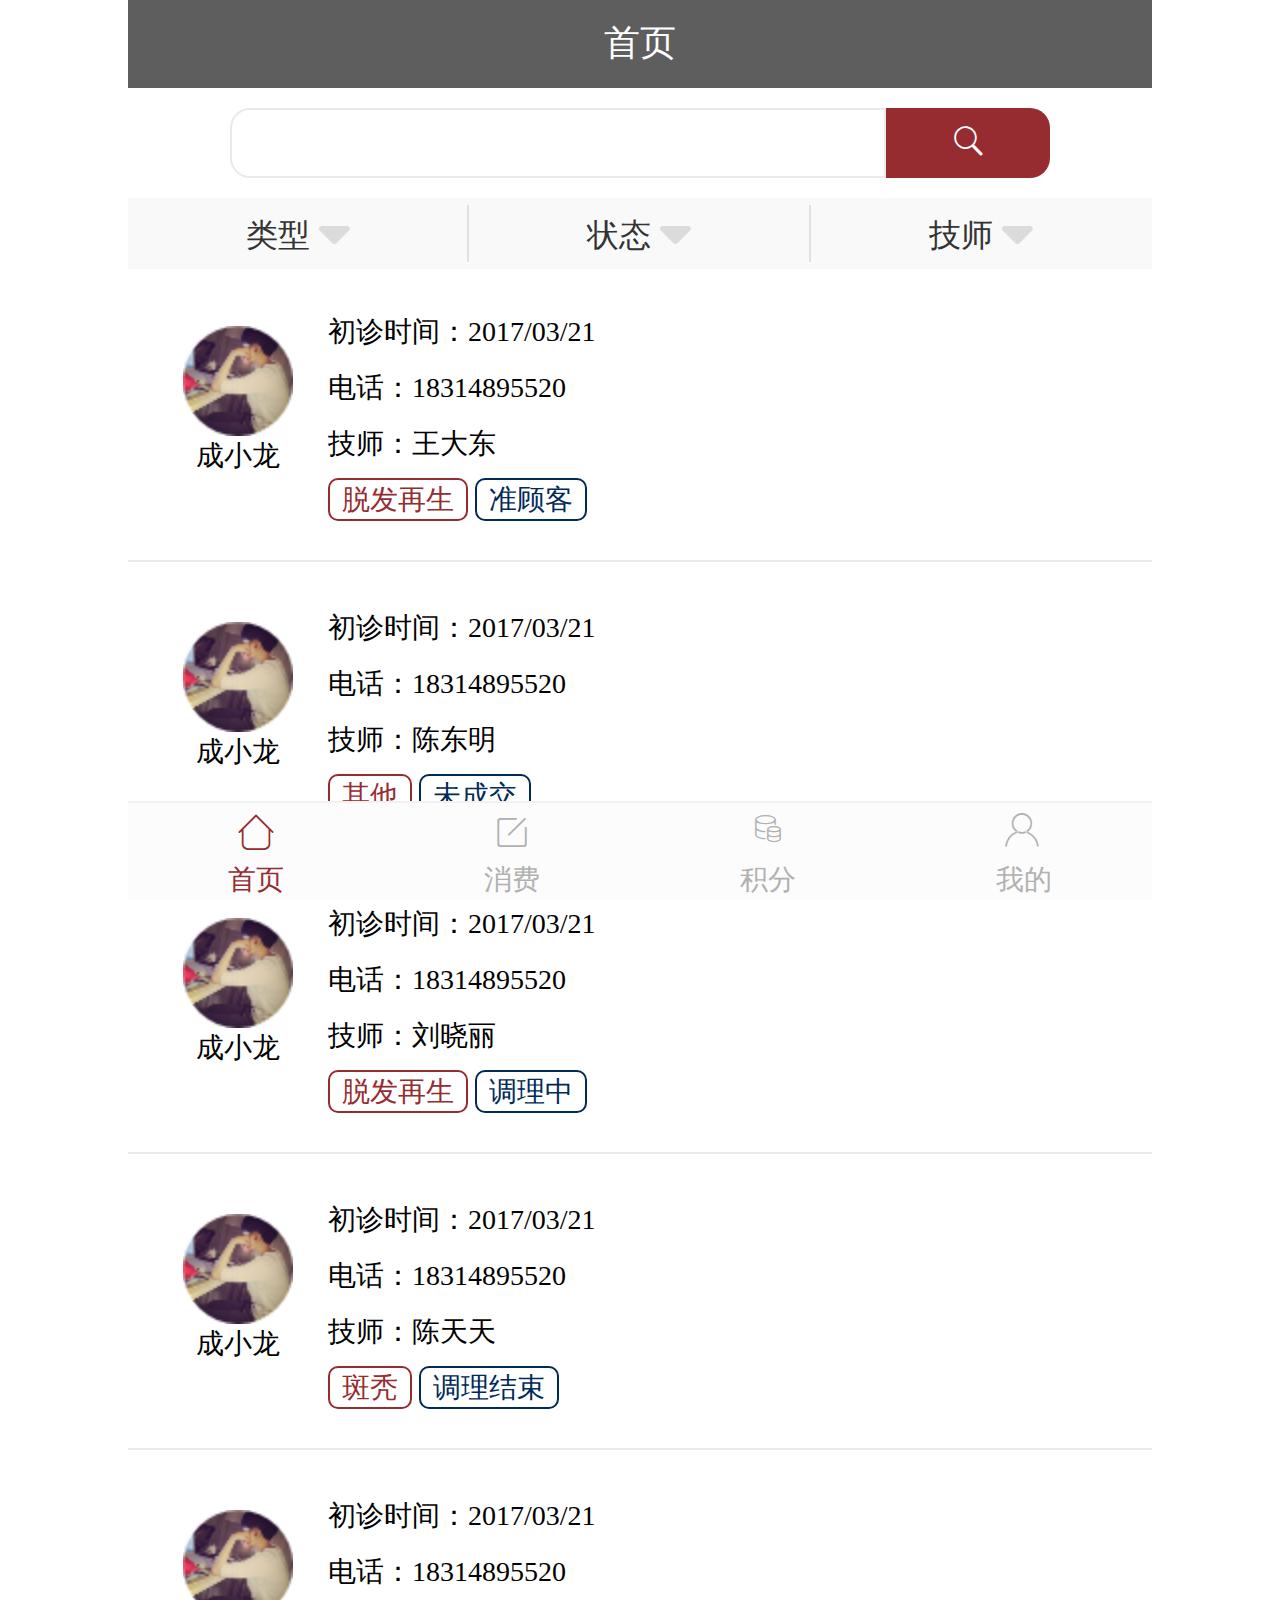
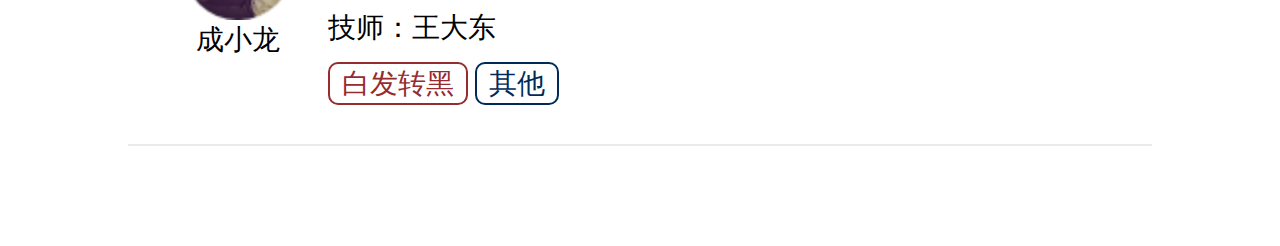
<file: index.html>
<!DOCTYPE html>
<html lang="en">
<head>
    <meta charset="UTF-8">
    <!-- 窗口自动调整,禁止用户缩放 -->
    <meta name="viewport" content="width=device-width,initial-scale=1.0,maximum-scale=1.0,minimum-scale=1.0,user-scalable=no">
    <!-- 隐藏地址栏,仅针对ios的safari -->
    <meta name="apple-mobile-web-app-capable" content="yes">
    <!-- 仅针对ios的safari顶端状态条的样式 -->
    <meta name="apple-mobile-web-app-status-bar-style" content="black">
    <title>洗发水</title>
    <link rel="stylesheet" href="css/bootstrap.min.css">
    <link rel="stylesheet" href="css/iconfont.css">
    <link rel="stylesheet" href="css/style.css">
    <script src="js/fontSize.js"></script>
</head>
<body>
<!-- 页面开始 -->
<div class="wrap">
    <!-- 主体内容 -->
    <div class="header navbar-fixed-top">
        <h1 class="text-center">首页</h1>
        <form action="#" method="get" class="head_form clearfix">
            <input type="text" name="head_search" class="head_search pull-left">
            <span class="head_search1 icon iconfont icon-sou pull-left text-center"></span>
        </form>
        <div class="head_change head_change_dz">
            <ul class="clearfix">
                <li class="text-center col-xs-4"><span>类型</span><i class="icon iconfont icon-xiala-copy"></i></li>
                <li class="text-center col-xs-4"><span>状态</span><i class="icon iconfont icon-xiala-copy"></i></li>
                <li class="text-center col-xs-4"><span>技师</span><i class="icon iconfont icon-xiala-copy"></i></li>
            </ul>
            <div class="head_change_all dis">
                <div class="head_change_lx1 dis">
                    <div class="head_change_lx_txt">
                        <ul class="clearfix">
                            <p></p>
                            <li>全部</li>
                            <li>脱发再生</li>
                            <li>白发转黑</li>
                            <li>养发生发</li>
                            <li>脱眉</li>
                            <li>斑秃</li>
                            <li>全秃</li>
                            <li>头癣</li>
                            <li>毛囊炎</li>
                            <li>其他</li>
                        </ul>
                    </div>
                </div>
                <div class="head_change_lx1 dis">
                    <div class="head_change_lx_txt">
                        <ul class="clearfix">
                            <p></p>
                            <li>全部</li>
                            <li>未成交</li>
                            <li>准顾客</li>
                            <li>调理中</li>
                            <li>调理结束</li>
                            <li>其他</li>
                        </ul>
                    </div>
                </div>
                <div class="head_change_lx1 dis">
                    <div class="head_change_lx_txt">
                        <ul class="clearfix">
                            <p></p>
                            <li>全部</li>
                            <li>陈明光</li>
                            <li>王大东</li>
                            <li>刘晓丽</li>
                            <li>王天宁</li>
                            <li>张东亮</li>
                        </ul>
                    </div>
                </div>
            </div>
        </div>
    </div>
    <!-- contain -->
    <div class="contain">
        <a href="web/customerDetails.html"><ul class="sy_con">
            <li class="clearfix">
                <div class="con_img pull-left text-center">
                    <img src="images/index1.png" />
                    <p>成小龙</p>
                </div>
                <div class="con_txt pull-left pull-right">
                    <p>初诊时间：2017/03/21</p>
                    <p>电话：18314895520</p>
                    <p>技师：王大东</p>
                    <span class="con_lx">脱发再生</span>
                    <span class="con_zt">准顾客</span>
                </div>
            </li>
            <li class="clearfix">
                <div class="con_img pull-left text-center">
                    <img src="images/index1.png" />
                    <p>成小龙</p>
                </div>
                <div class="con_txt pull-left pull-right">
                    <p>初诊时间：2017/03/21</p>
                    <p>电话：18314895520</p>
                    <p>技师：陈东明</p>
                    <span class="con_lx">其他</span>
                    <span class="con_zt">未成交</span>
                </div>
            </li>
            <li class="clearfix">
                <div class="con_img pull-left text-center">
                    <img src="images/index1.png" />
                    <p>成小龙</p>
                </div>
                <div class="con_txt pull-left pull-right">
                    <p>初诊时间：2017/03/21</p>
                    <p>电话：18314895520</p>
                    <p>技师：刘晓丽</p>
                    <span class="con_lx">脱发再生</span>
                    <span class="con_zt">调理中</span>
                </div>
            </li>
            <li class="clearfix">
                <div class="con_img pull-left text-center">
                    <img src="images/index1.png" />
                    <p>成小龙</p>
                </div>
                <div class="con_txt pull-left pull-right">
                    <p>初诊时间：2017/03/21</p>
                    <p>电话：18314895520</p>
                    <p>技师：陈天天</p>
                    <span class="con_lx">斑秃</span>
                    <span class="con_zt">调理结束</span>
                </div>
            </li>
            <li class="clearfix">
                <div class="con_img pull-left text-center">
                    <img src="images/index1.png" />
                    <p>成小龙</p>
                </div>
                <div class="con_txt pull-left pull-right">
                    <p>初诊时间：2017/03/21</p>
                    <p>电话：18314895520</p>
                    <p>技师：王大东</p>
                    <span class="con_lx">白发转黑</span>
                    <span class="con_zt">其他</span>
                </div>
            </li>
        </ul></a>
    </div>
    <!-- footer -->
    <div class="footer navbar-fixed-bottom">
        <ul class="clearfix text-center">
            <li class="col-xs-3">
                <a href="index.html" style="color:#962B30;"><i class="icon iconfont icon-shouye"></i><p>首页</p></a>
            </li>
            <li class="col-xs-3">
                <a href="web/expense.html"><i class="icon iconfont icon-bianji"></i><p>消费</p></a>
            </li>
            <li class="col-xs-3">
                <a href="web/jifen.html"><i class="icon iconfont icon-4"></i><p>积分</p></a>
            </li>
            <li class="col-xs-3">
                <a href="web/usermine.html"><i class="icon iconfont icon-gerenzhongxin"></i><p>我的</p></a>
            </li>
        </ul>
    </div>
</div>
<script src="js/jquery-3.2.1.min.js"></script>
<script src="js/bootstrap.min.js"></script>
<script src="js/style.js"></script>
</body>
</html>
</file>
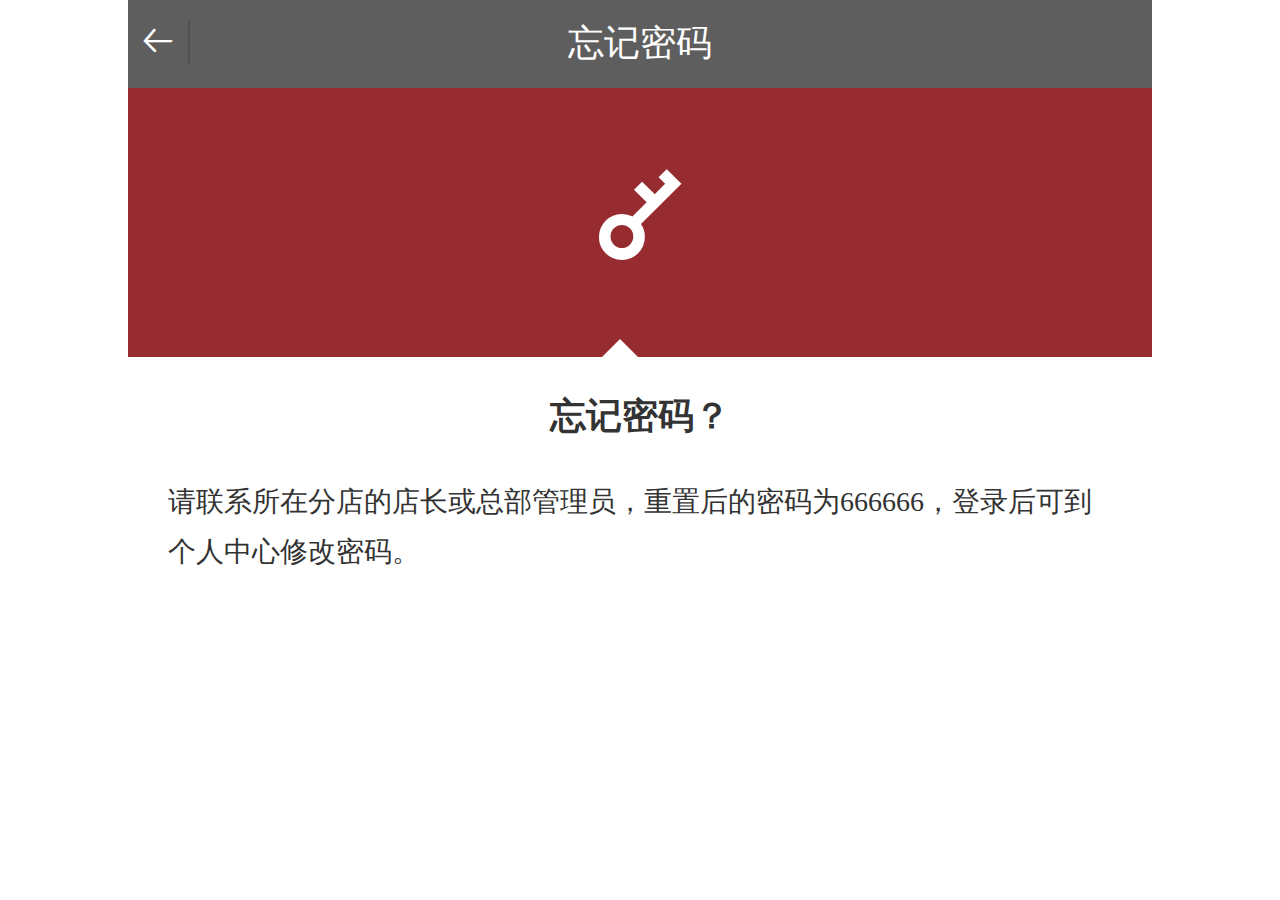
<file: forgetMM.html>
<!DOCTYPE html>
<html lang="en">
<head>
    <meta charset="UTF-8">
    <!-- 窗口自动调整,禁止用户缩放 -->
    <meta name="viewport" content="width=device-width,initial-scale=1.0,maximum-scale=1.0,minimum-scale=1.0,user-scalable=no">
    <!-- 隐藏地址栏,仅针对ios的safari -->
    <meta name="apple-mobile-web-app-capable" content="yes">
    <!-- 仅针对ios的safari顶端状态条的样式 -->
    <meta name="apple-mobile-web-app-status-bar-style" content="black">
    <title>洗发水</title>
    <link rel="stylesheet" href="css/bootstrap.min.css">
    <link rel="stylesheet" href="css/iconfont.css">
    <link rel="stylesheet" href="css/style.css">
    <script src="js/fontSize.js"></script>
</head>
<body>
<!-- 页面开始 -->
<div class="wrap">
    <!-- 主体内容 -->
    <div class="forgetMM">
        <div class="header navbar-fixed-top">
            <h1 class="text-center"><a href="login.html" class="icon iconfont icon-fanhui"></a>忘记密码</h1>
        </div>
        <div class="forgetM_ys">
            <i class="icon iconfont icon-key"></i>
        </div>
        <div class="forget_txt">
            <span></span>
            <h1 class="text-center">忘记密码？</h1>
            <p>请联系所在分店的店长或总部管理员，重置后的密码为666666，登录后可到个人中心修改密码。</p>
        </div>
    </div>
</div>
<script src="js/jquery-3.2.1.min.js"></script>
<script src="js/bootstrap.min.js"></script>
<script src="js/style.js"></script>
</body>
</html>
</file>
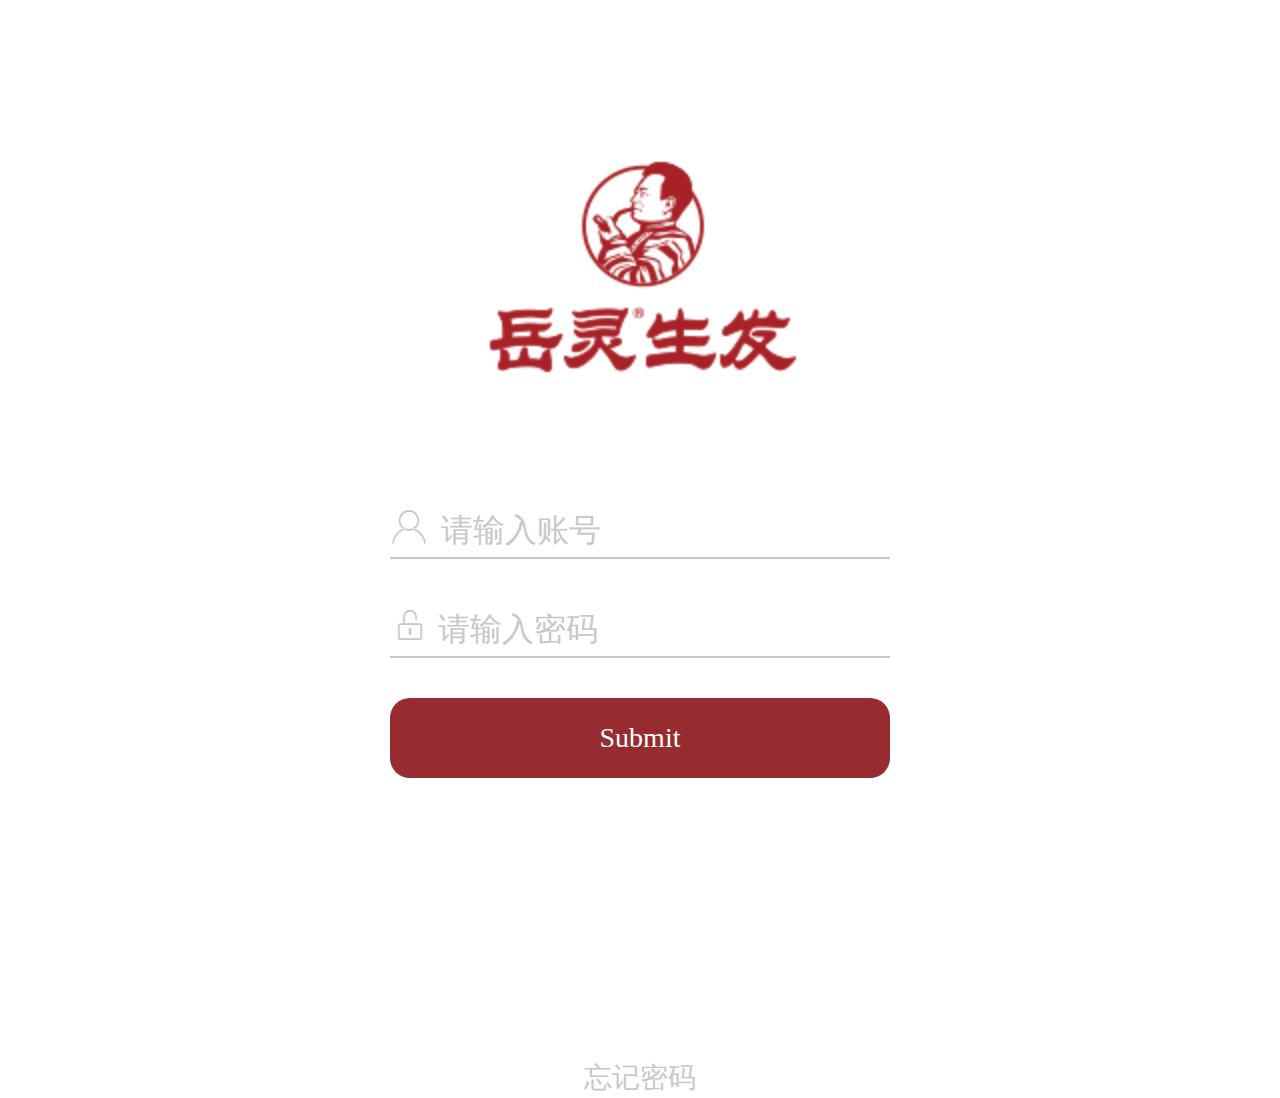
<file: login.html>
<!DOCTYPE html>
<html lang="en">
<head>
    <meta charset="UTF-8">
    <!-- 窗口自动调整,禁止用户缩放 -->
    <meta name="viewport" content="width=device-width,initial-scale=1.0,maximum-scale=1.0,minimum-scale=1.0,user-scalable=no">
    <!-- 隐藏地址栏,仅针对ios的safari -->
    <meta name="apple-mobile-web-app-capable" content="yes">
    <!-- 仅针对ios的safari顶端状态条的样式 -->
    <meta name="apple-mobile-web-app-status-bar-style" content="black">
    <title>洗发水</title>
    <link rel="stylesheet" href="css/bootstrap.min.css">
    <link rel="stylesheet" href="css/iconfont.css">
    <link rel="stylesheet" href="css/style.css">
    <script src="js/fontSize.js"></script>
</head>
<body>
<!-- 页面开始 -->
<div class="wrap">
    <!-- 主体内容 -->
    <div class="login">
        <img src="images/ylsf.png" />
        <form action="#" method="get" class="login_form">
            <ul>
                <li>
                    <i class="icon iconfont icon-gerenzhongxin"></i>
                    <input type="text" name="login_zh" class="login_zh" placeholder="请输入账号" />
                </li>
                <li>
                    <i class="icon iconfont icon-mima"></i>
                    <input type="password" name="login_mm" class="login_mm" placeholder="请输入密码" />
                </li>
                <li>
                    <input type="submit" name="login_tj" class="login_tj" />
                </li>
            </ul>
        </form>
        <a href="forgetMM.html">忘记密码</a>
    </div>
</div>
<script src="js/jquery-3.2.1.min.js"></script>
<script src="js/bootstrap.min.js"></script>
<script src="js/style.js"></script>
</body>
</html>
</file>
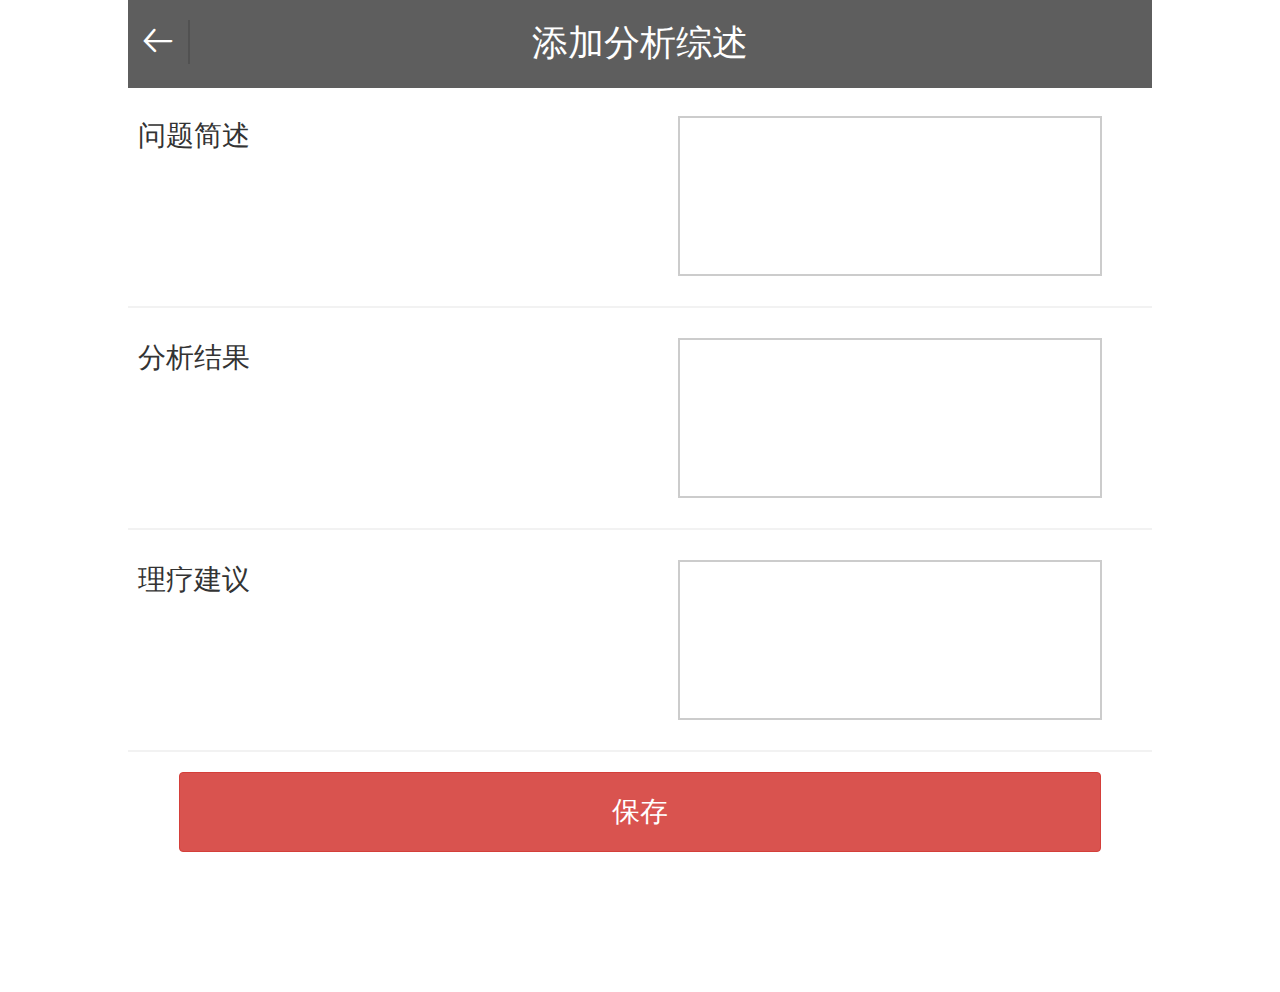
<file: web/addfx_zs.html>
<!DOCTYPE html>
<html lang="en">
<head>
    <meta charset="UTF-8">
    <!-- 窗口自动调整,禁止用户缩放 -->
    <meta name="viewport" content="width=device-width,initial-scale=1.0,maximum-scale=1.0,minimum-scale=1.0,user-scalable=no">
    <!-- 隐藏地址栏,仅针对ios的safari -->
    <meta name="apple-mobile-web-app-capable" content="yes">
    <!-- 仅针对ios的safari顶端状态条的样式 -->
    <meta name="apple-mobile-web-app-status-bar-style" content="black">
    <title>洗发水</title>
    <link rel="stylesheet" href="../css/bootstrap.min.css">
    <link rel="stylesheet" href="../css/iconfont.css">
    <link rel="stylesheet" href="../css/style.css">
    <script src="../js/fontSize.js"></script>
</head>
<body>
<!-- 页面开始 -->
<div class="wrap">
    <!-- 头部 顾客详情 -->
    <div class="gkxq">
        <div class="header navbar-fixed-top">
            <h1 class="text-center"><a href="wsgkxx.html" class="icon iconfont icon-fanhui"></a>添加分析综述</h1>
        </div>
        <!-- 主体内容 -->
        <div class="fx_zsB">
            <!-- 主体内容 -->
            <div class="fx_zs">
                <div class="usermine userInfo fx_zs_change">
                    <ul>
                        <li class="clearfix">问题简述<textarea name="textarea"></textarea></li>
                        <li class="clearfix">分析结果<textarea name="textarea"></textarea></li>
                        <li class="clearfix">理疗建议<textarea name="textarea"></textarea></li>
                    </ul>
                    <input type="button" class="btn btn-danger expense_bc" value="保存" />
                </div>
            </div>
        </div>
    </div>
</div>
<script src="../js/jquery-3.2.1.min.js"></script>
<script src="../js/bootstrap.min.js"></script>
<script src="../js/style.js"></script>
</body>
</html>
</file>
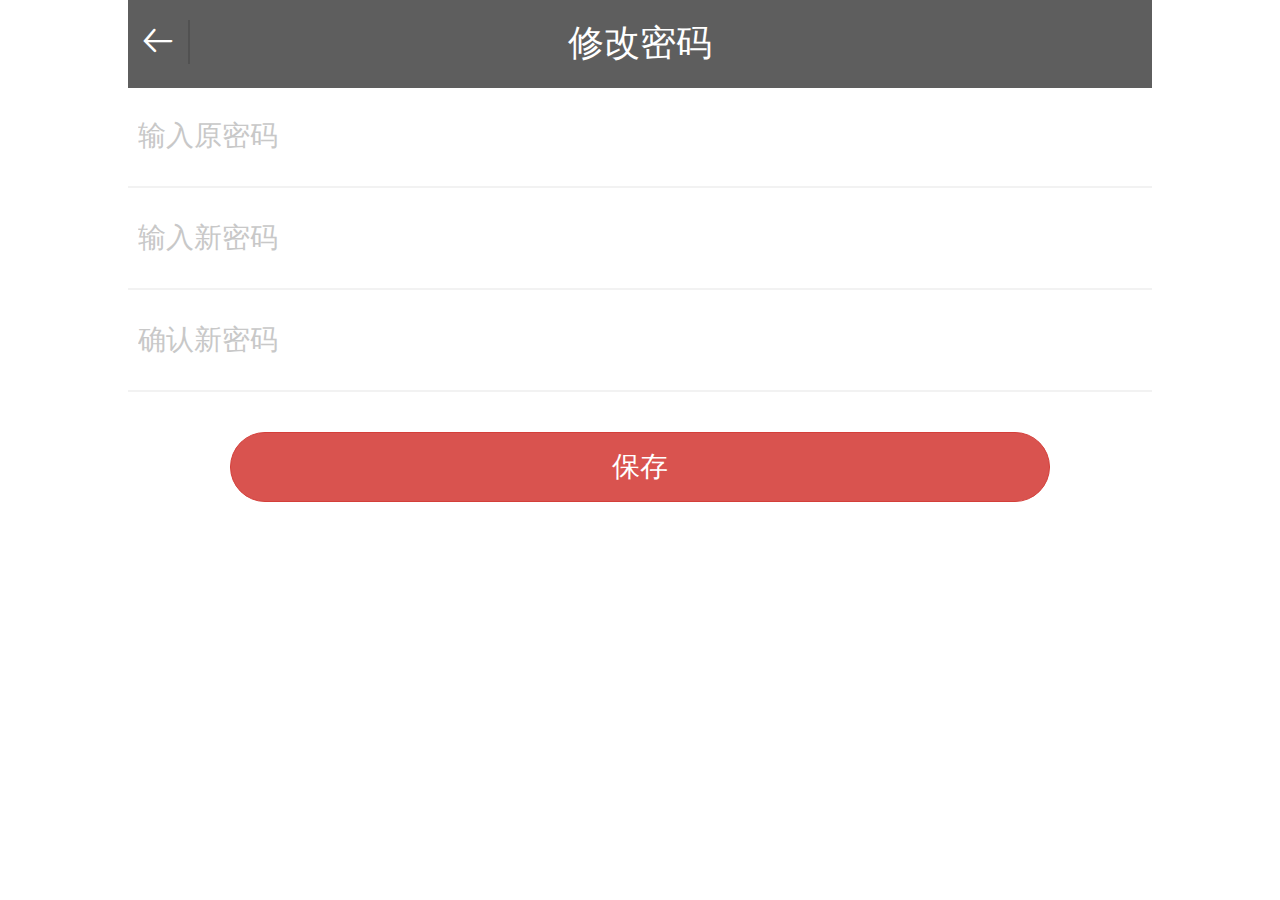
<file: web/changeMm.html>
<!DOCTYPE html>
<html lang="en">
<head>
    <meta charset="UTF-8">
    <!-- 窗口自动调整,禁止用户缩放 -->
    <meta name="viewport" content="width=device-width,initial-scale=1.0,maximum-scale=1.0,minimum-scale=1.0,user-scalable=no">
    <!-- 隐藏地址栏,仅针对ios的safari -->
    <meta name="apple-mobile-web-app-capable" content="yes">
    <!-- 仅针对ios的safari顶端状态条的样式 -->
    <meta name="apple-mobile-web-app-status-bar-style" content="black">
    <title>洗发水</title>
    <link rel="stylesheet" href="../css/bootstrap.min.css">
    <link rel="stylesheet" href="../css/iconfont.css">
    <link rel="stylesheet" href="../css/style.css">
    <script src="../js/fontSize.js"></script>
</head>
<body>
<!-- 页面开始 -->
<div class="wrap">
    <!-- 头部 修改密码 -->
    <div class="header navbar-fixed-top">
        <h1 class="text-center"><a href="usermine.html" class="icon iconfont icon-fanhui"></a>修改密码</h1>
    </div>
    <!-- 主体内容 -->
    <div class="usermine userInfo changeMm">
        <form action="#" method="get">
            <ul>
                <li class="clearfix">
                    <input type="text" name="sr_ymm" class="sr_ymm" placeholder="输入原密码" />
                </li>
                <li class="clearfix">
                    <input type="text" name="sr_xmm" class="sr_xmm" placeholder="输入新密码" />
                </li>
                <li class="clearfix">
                    <input type="text" name="qr_xmm" class="qr_xmm" placeholder="确认新密码" />
                </li>
                <input type="submit" class="btn btn-danger userbc" value="保存">
            </ul>
        </form>
    </div>
</div>
<script src="../js/jquery-3.2.1.min.js"></script>
<script src="../js/bootstrap.min.js"></script>
<script src="../js/style.js"></script>
</body>
</html>
</file>
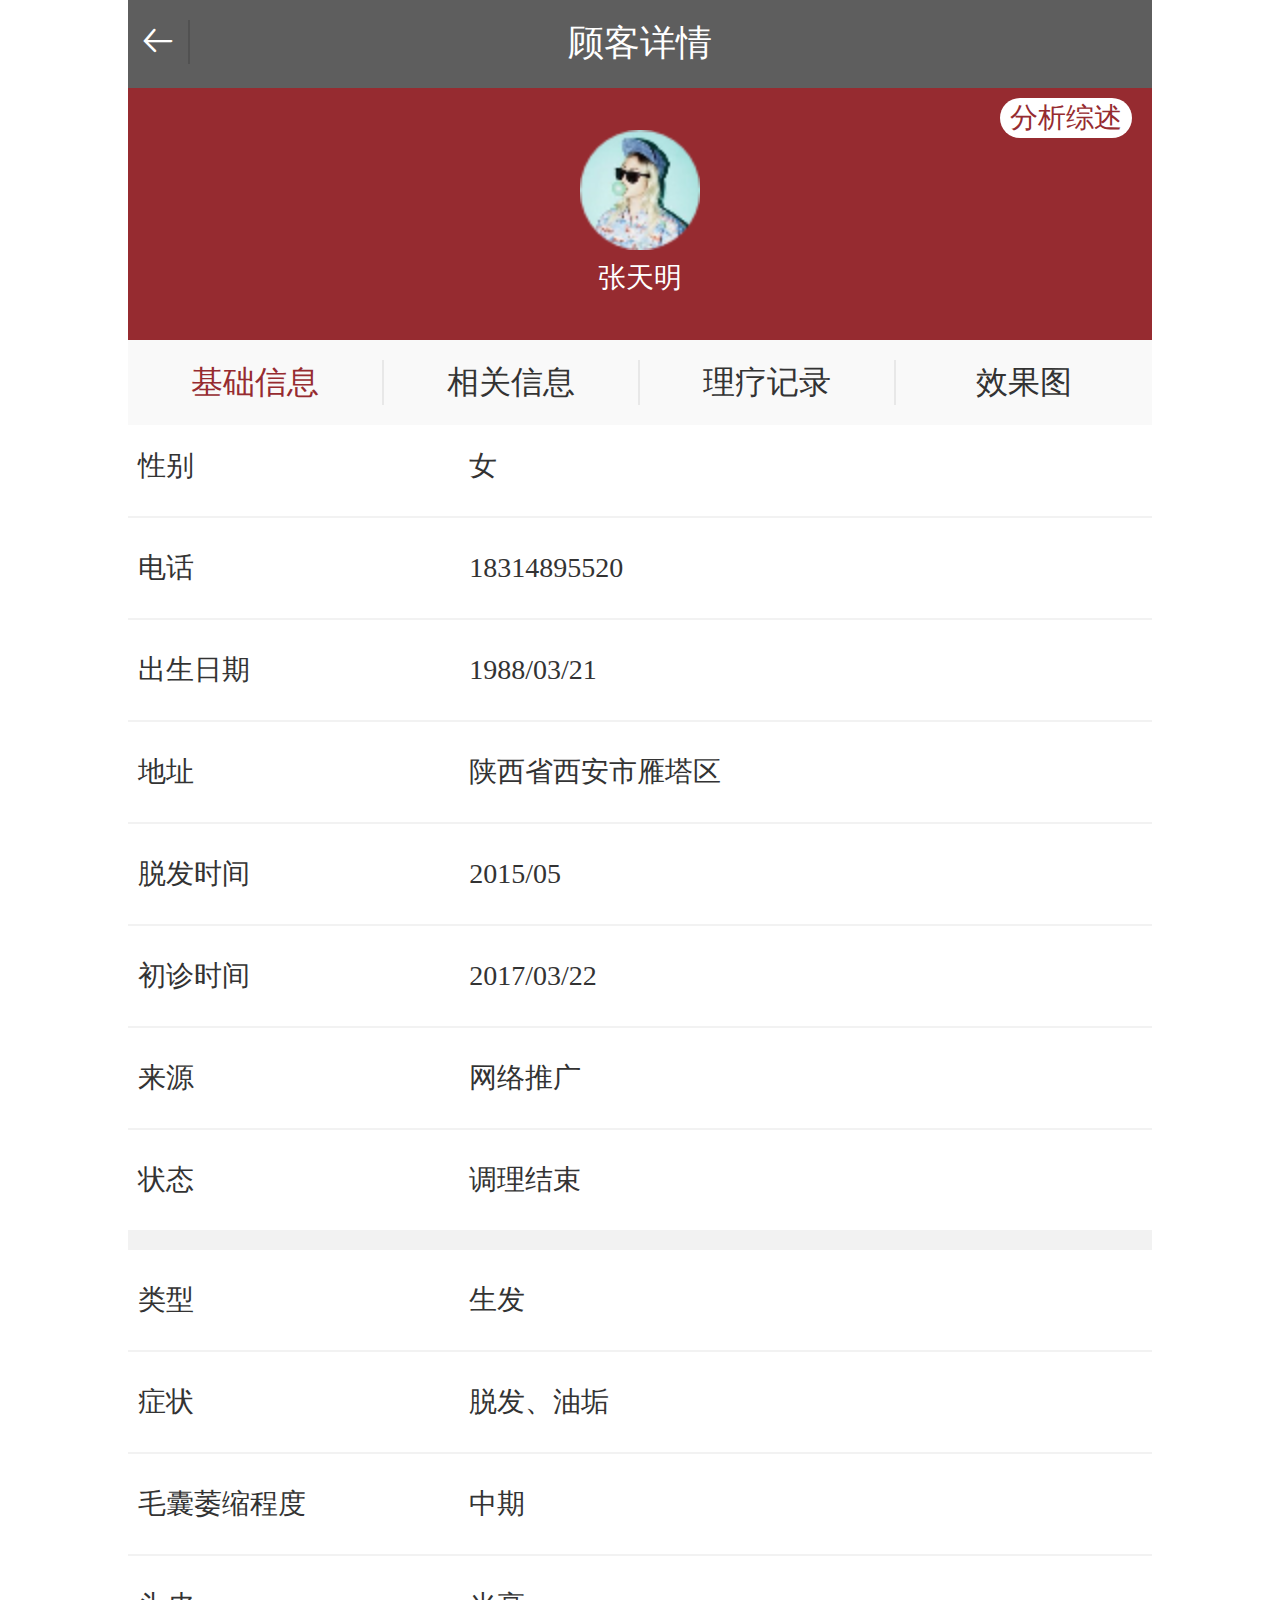
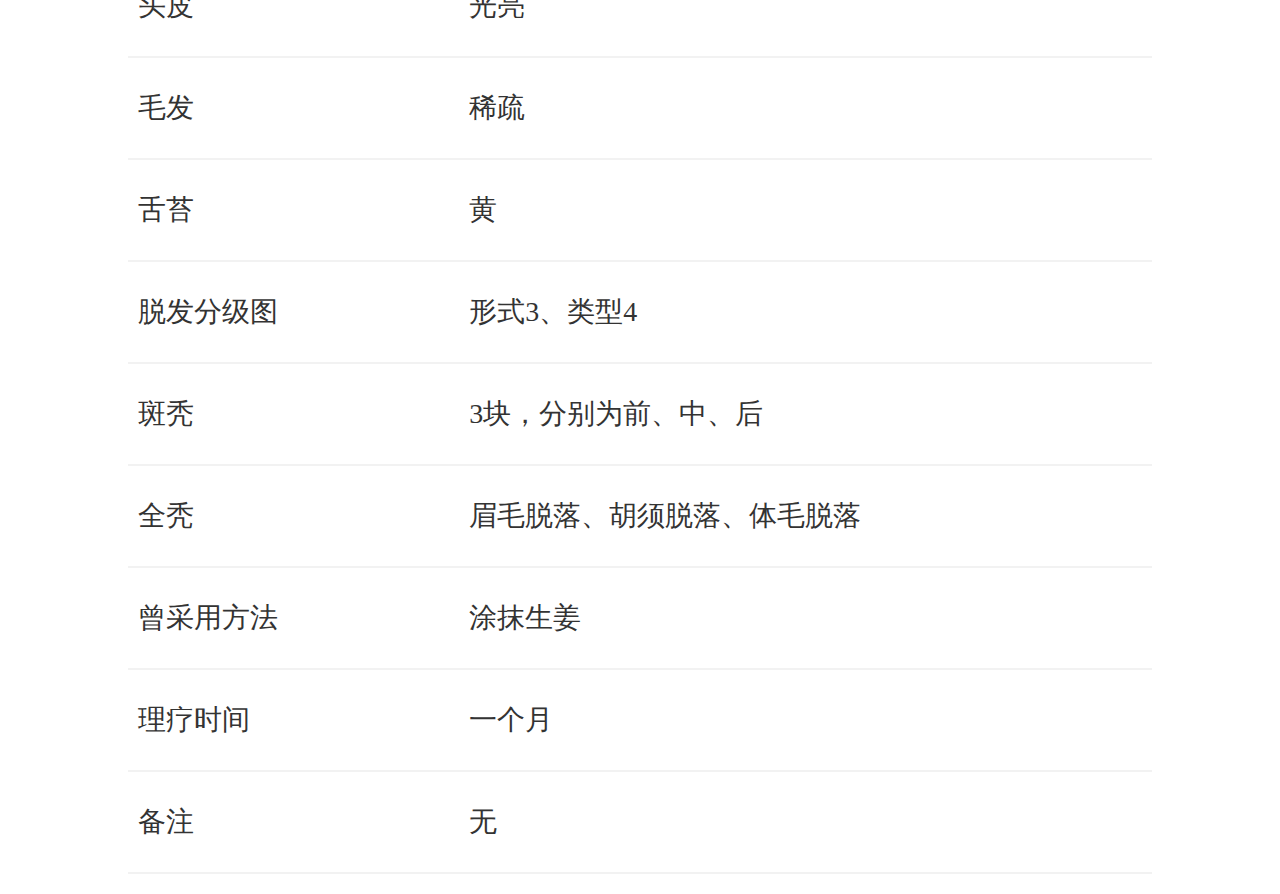
<file: web/customerDetails.html>
<!DOCTYPE html>
<html lang="en">
<head>
    <meta charset="UTF-8">
    <!-- 窗口自动调整,禁止用户缩放 -->
    <meta name="viewport" content="width=device-width,initial-scale=1.0,maximum-scale=1.0,minimum-scale=1.0,user-scalable=no">
    <!-- 隐藏地址栏,仅针对ios的safari -->
    <meta name="apple-mobile-web-app-capable" content="yes">
    <!-- 仅针对ios的safari顶端状态条的样式 -->
    <meta name="apple-mobile-web-app-status-bar-style" content="black">
    <title>洗发水</title>
    <link rel="stylesheet" href="../css/bootstrap.min.css">
    <link rel="stylesheet" href="../css/iconfont.css">
    <link rel="stylesheet" href="../css/style.css">
    <link rel="stylesheet" href="../css/swiper.min.css">
    <script src="../js/fontSize.js"></script>
</head>
<body>
<!-- 页面开始 -->
<div class="wrap">
    <!-- 头部 顾客详情 -->
    <div class="gkxq">
        <div class="header navbar-fixed-top">
            <h1 class="text-center"><a href="../index.html" class="icon iconfont icon-fanhui"></a>顾客详情</h1>
            <div class="usermine_pic text-center customerDetail">
                <a href="fx_zs.html" class="usermine_pict">分析综述</a>
                <img src="../images/index10.png" class="usermine_pib">
                <p>张天明</p>
            </div>
            <div class="cusD_tp">
                <ul class="clearfix">
                    <li>基础信息</li>
                    <li>相关信息</li>
                    <li>理疗记录</li>
                    <li>效果图</li>
                </ul>
            </div>
        </div>
        <!-- 主体内容 -->
        <div class="cusD_bp">
            <div class="usermine userInfo">
                <ul>
                    <li class="clearfix">
                        <p class="pull-left">性别</p>
                        <p class="pull-left">女</p>
                    </li>
                    <li class="clearfix">
                        <p class="pull-left">电话</p>
                        <p class="pull-left">18314895520</p>
                    </li>
                    <li class="clearfix">
                        <p class="pull-left">出生日期</p>
                        <p class="pull-left">1988/03/21</p>
                    </li>
                    <li class="clearfix">
                        <p class="pull-left">地址</p>
                        <p class="pull-left">陕西省西安市雁塔区</p>
                    </li>
                    <li class="clearfix">
                        <p class="pull-left">脱发时间</p>
                        <p class="pull-left">2015/05</p>
                    </li>
                    <li class="clearfix">
                        <p class="pull-left">初诊时间</p>
                        <p class="pull-left">2017/03/22</p>
                    </li>
                    <li class="clearfix">
                        <p class="pull-left">来源</p>
                        <p class="pull-left">网络推广</p>
                    </li>
                    <li class="clearfix">
                        <p class="pull-left">状态</p>
                        <p class="pull-left">调理结束</p>
                    </li>
                    <li class="clearfix">
                        <p class="pull-left">类型</p>
                        <p class="pull-left">生发</p>
                    </li>
                    <li class="clearfix">
                        <p class="pull-left">症状</p>
                        <p class="pull-left">脱发、油垢</p>
                    </li>
                    <li class="clearfix">
                        <p class="pull-left">毛囊萎缩程度</p>
                        <p class="pull-left">中期</p>
                    </li>
                    <li class="clearfix">
                        <p class="pull-left">头皮</p>
                        <p class="pull-left">光亮</p>
                    </li>
                    <li class="clearfix">
                        <p class="pull-left">毛发</p>
                        <p class="pull-left">稀疏</p>
                    </li>
                    <li class="clearfix">
                        <p class="pull-left">舌苔</p>
                        <p class="pull-left">黄</p>
                    </li>
                    <li class="clearfix">
                        <p class="pull-left">脱发分级图</p>
                        <p class="pull-left">形式3、类型4</p>
                    </li>
                    <li class="clearfix">
                        <p class="pull-left">斑秃</p>
                        <p class="pull-left">3块，分别为前、中、后</p>
                    </li>
                    <li class="clearfix">
                        <p class="pull-left">全秃</p>
                        <p class="pull-left">眉毛脱落、胡须脱落、体毛脱落</p>
                    </li>
                    <li class="clearfix">
                        <p class="pull-left">曾采用方法</p>
                        <p class="pull-left">涂抹生姜</p>
                    </li>
                    <li class="clearfix">
                        <p class="pull-left">理疗时间</p>
                        <p class="pull-left">一个月</p>
                    </li>
                    <li class="clearfix">
                        <p class="pull-left">备注</p>
                        <p class="pull-left">无</p>
                    </li>
                </ul>
            </div>
            <div class="usermine userInfo dis">
                <ul>
                    <li class="clearfix">
                        <p class="pull-left">条件</p>
                        <p class="pull-left">女</p>
                    </li>
                    <li class="clearfix">
                        <p class="pull-left">病史简述</p>
                        <p class="pull-left">20岁前头发正常，无脱发现象，21岁开始大量脱发，且数量居多。</p>
                    </li>
                    <li class="clearfix">
                        <p class="pull-left">既往过敏史</p>
                        <p class="pull-left">无</p>
                    </li>
                    <li class="clearfix">
                        <p class="pull-left">诊断结果</p>
                        <p class="pull-left">建议进行养发理疗</p>
                    </li>
                    <li class="clearfix">
                        <p class="pull-left">亲友情况</p>
                        <p class="pull-left">家里父亲有脱发现象</p>
                    </li>
                    <li class="clearfix">
                        <p class="pull-left">待问问题</p>
                        <p class="pull-left">无</p>
                    </li>
                </ul>
            </div>
            <div class="usermine userInfo dis">
                <div class="con_box1_txt">
                    <p class="text-center text-danger bgf1"><span>2017-03-27(周一)至2017-03-30(周四)</span></p>
                    <p><b>食疗方案：</b>多吃些黑芝麻，平时饮食注意清淡</p>
                    <p><b>理疗方案：</b>拔罐</p>
                    <p><b>注意事项：</b>尽量每天8小时睡眠，避免加班避免加班熬夜，平日里可做些头部按摩，促进循环。</p>
                </div>
                <div class="con_box1_txt">
                    <p class="text-center text-danger bgf1"><span>2017-01-27(周一)至2017-01-30(周四)</span></p>
                    <p><b>食疗方案：</b>多吃些黑芝麻，平时饮食注意清淡</p>
                    <p><b>理疗方案：</b>火针</p>
                    <p><b>注意事项：</b>尽量每天8小时睡眠，避免加班避免加班熬夜，平日里可做些头部按摩，促进循环。</p>
                </div>
            </div>
            <div class="usermine userInfo dis">
                <div class="con_box1_txt">
                    <div class="llEffect_txt">
                        <p><i class="icon iconfont icon-rili text-danger"></i>&nbsp;&nbsp;<span>2017年3月</span></p>
                        <ul class="clearfix">
                            <li><img src="../images/index7.png" /></li>
                            <li><img src="../images/index7.png" /></li>
                            <li><img src="../images/index7.png" /></li>
                            <li><img src="../images/index7.png" /></li>
                        </ul>
                        <p><i class="icon iconfont icon-rili text-danger"></i>&nbsp;&nbsp;<span>2017年2月</span></p>
                        <ul class="clearfix">
                            <li><img src="../images/index8.png" /></li>
                            <li><img src="../images/index8.png" /></li>
                            <li><img src="../images/index8.png" /></li>
                            <li><img src="../images/index8.png" /></li>
                        </ul>
                        <p><i class="icon iconfont icon-rili text-danger"></i>&nbsp;&nbsp;<span>2017年1月</span></p>
                        <ul class="clearfix">
                            <li><img src="../images/index7.png" /></li>
                            <li><img src="../images/index7.png" /></li>
                            <li><img src="../images/index7.png" /></li>
                            <li><img src="../images/index7.png" /></li>
                        </ul>
                        <p><i class="icon iconfont icon-rili text-danger"></i>&nbsp;&nbsp;<span>疗程前</span></p>
                        <ul class="clearfix">
                            <li><img src="../images/index8.png" /></li>
                            <li><img src="../images/index8.png" /></li>
                            <li><img src="../images/index8.png" /></li>
                            <li><img src="../images/index8.png" /></li>
                        </ul>
                    </div>
                </div>
            </div>
        </div>
    </div>
</div>
<div class="wrap effBig dis">
    <!-- 头部 查看大图 -->
    <div class="header navbar-fixed-top">
        <h1 class="text-center"><a href="javascript:void(0)" class="icon iconfont icon-fanhui gbdt"></a>查看大图</h1>
    </div>
    <!-- 主体内容 -->
    <div class="ckdt swiper-container">
        <ul class="clearfix swiper-wrapper"></ul>
        <div class="effraio text-center swiper-pagination"></div>
    </div>
</div>
<script src="../js/jquery-3.2.1.min.js"></script>
<script src="../js/bootstrap.min.js"></script>
<script src="../js/style.js"></script>
<script src="../js/swiper.jquery.min.js"></script>
<script src="../js/datePicker.js"></script>
<script>
    if($('.date').length !== 0){
        var calendar = new datePicker();
        var calendar1 = new datePicker();
        var calendar2 = new datePicker();
        var calendar3 = new datePicker();
        var calendar4 = new datePicker();

        dd(calendar,'.date');
        dd(calendar2,'.date2');
        dd(calendar3,'.date3');
        dd(calendar4,'.date4');

        function dd(obj,obj1){
            obj.init({
                'trigger' : obj1, /*按钮选择器，用于触发弹出日期*/
                'type' : 'date',/*模式：date日期；datetime日期时间；time时间；ym年月；*/
                'minDate' : '1900-1-1',/*最小日期*/
                'maxDate' : '2222-02-22',/*最大日期*/
                'onSubmit' :function(){/*确认时触发事件*/
                    var theSelectData = obj.value;
                },
                'onclose' : function(){/*取消时触发事件*/}
            });
        }

        dd1(calendar1,'.date1');
        function dd1(obj,obj1){
            obj.init({
                'trigger' : obj1, /*按钮选择器，用于触发弹出日期*/
                'type' : 'ym',/*模式：date日期；datetime日期时间；time时间；ym年月；*/
                'minDate' : '1900-1-1',/*最小日期*/
                'maxDate' : '2222-02-22',/*最大日期*/
                'onSubmit' :function(){/*确认时触发事件*/
                    var theSelectData = obj.value;
                },
                'onclose' : function(){/*取消时触发事件*/}
            });
        }
    }
</script>
</body>
</html>
</file>
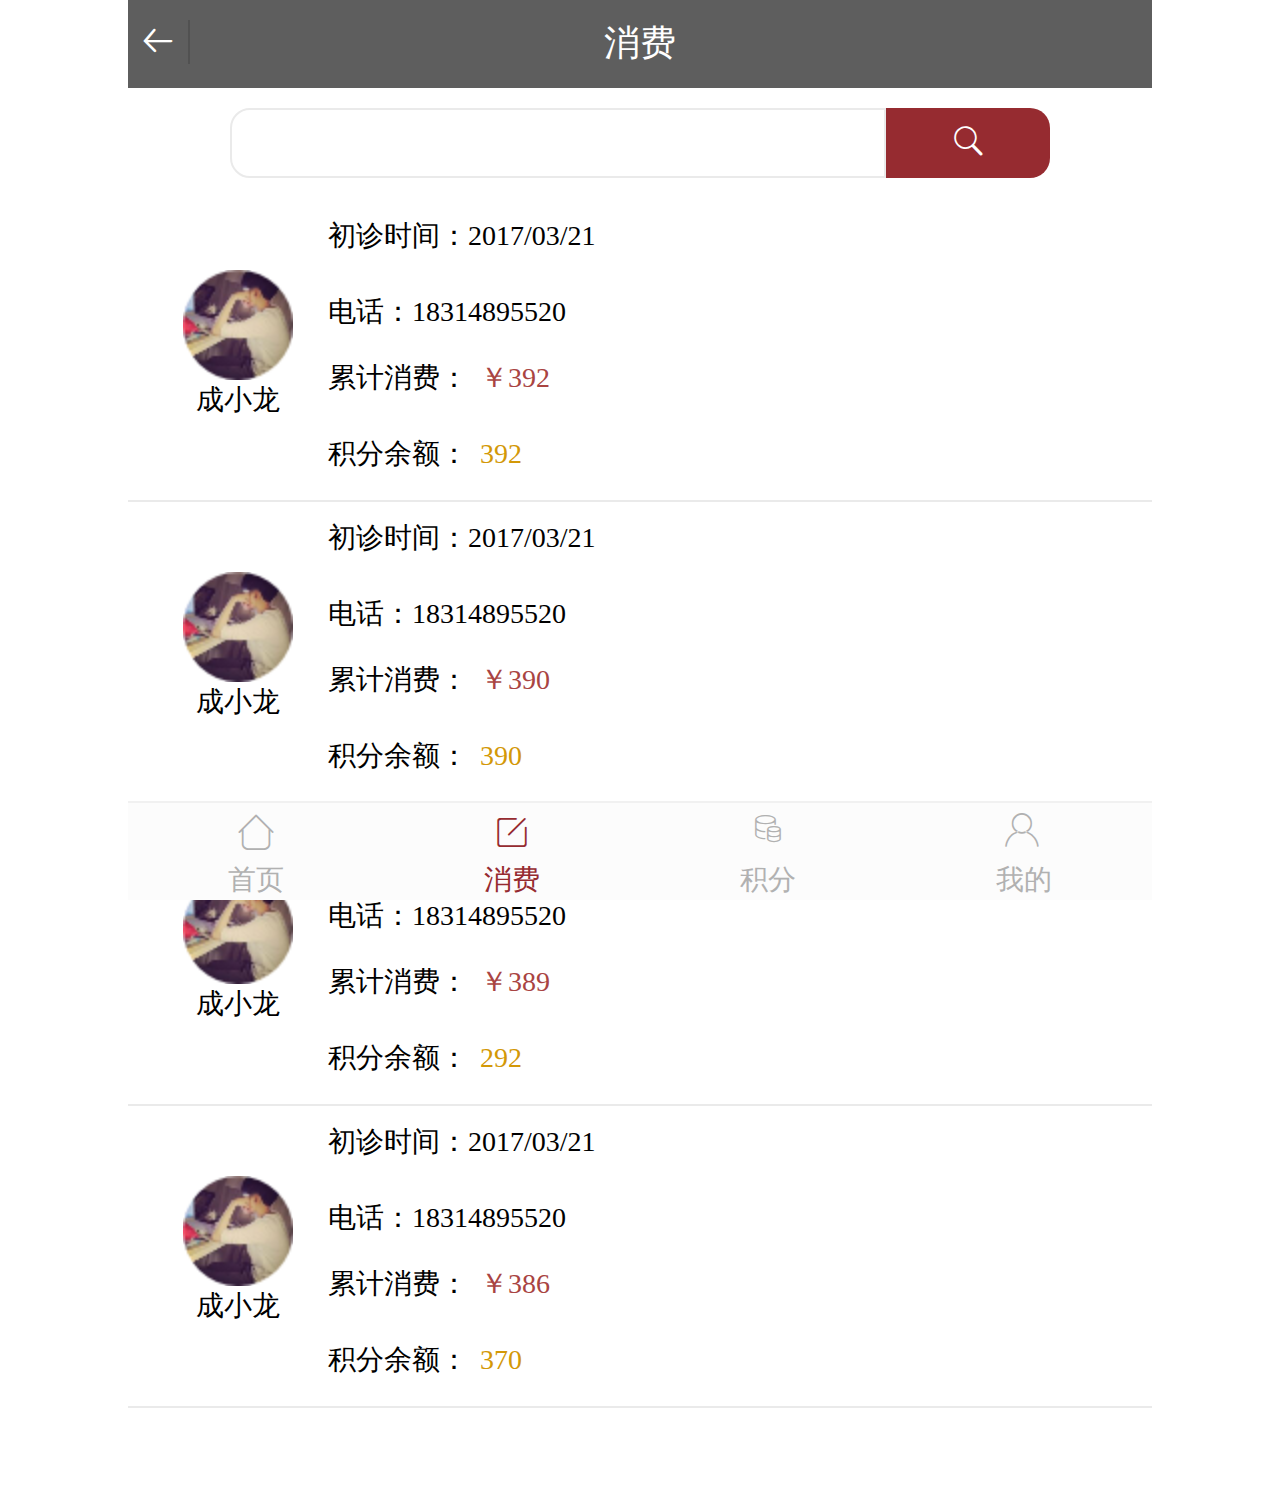
<file: web/expense.html>
<!DOCTYPE html>
<html lang="en">
<head>
    <meta charset="UTF-8">
    <!-- 窗口自动调整,禁止用户缩放 -->
    <meta name="viewport" content="width=device-width,initial-scale=1.0,maximum-scale=1.0,minimum-scale=1.0,user-scalable=no">
    <!-- 隐藏地址栏,仅针对ios的safari -->
    <meta name="apple-mobile-web-app-capable" content="yes">
    <!-- 仅针对ios的safari顶端状态条的样式 -->
    <meta name="apple-mobile-web-app-status-bar-style" content="black">
    <title>洗发水</title>
    <link rel="stylesheet" href="../css/bootstrap.min.css">
    <link rel="stylesheet" href="../css/iconfont.css">
    <link rel="stylesheet" href="../css/style.css">
    <script src="../js/fontSize.js"></script>
</head>
<body>
<!-- 页面开始 -->
<div class="wrap">
    <!-- 主体内容 -->
    <div class="header navbar-fixed-top">
        <h1 class="text-center"><a href="../index.html" class="icon iconfont icon-fanhui"></a>消费</h1>
        <form action="#" method="get" class="head_form clearfix">
            <input type="text" name="head_search" class="head_search pull-left">
            <span class="head_search1 icon iconfont icon-sou pull-left text-center"></span>
        </form>
    </div>
    <!-- contain -->
    <div class="contain con_expense">
        <a href="xf_record.html">
            <ul class="sy_con sy_con1">
                <li class="clearfix">
                    <div class="con_img pull-left text-center">
                        <img src="../images/index1.png" />
                        <p>成小龙</p>
                    </div>
                    <div class="con_txt pull-left pull-right">
                        <p>初诊时间：2017/03/21</p>
                        <p>电话：18314895520</p>
                        <p>累计消费：<span class="text-danger">￥392</span></p>
                        <p>积分余额：<span class="text_ye">392</span></p>
                    </div>
                </li>
                <li class="clearfix">
                    <div class="con_img pull-left text-center">
                        <img src="../images/index1.png" />
                        <p>成小龙</p>
                    </div>
                    <div class="con_txt pull-left pull-right">
                        <p>初诊时间：2017/03/21</p>
                        <p>电话：18314895520</p>
                        <p>累计消费：<span class="text-danger">￥390</span></p>
                        <p>积分余额：<span class="text_ye">390</span></p>
                    </div>
                </li>
                <li class="clearfix">
                    <div class="con_img pull-left text-center">
                        <img src="../images/index1.png" />
                        <p>成小龙</p>
                    </div>
                    <div class="con_txt pull-left pull-right">
                        <p>初诊时间：2017/03/21</p>
                        <p>电话：18314895520</p>
                        <p>累计消费：<span class="text-danger">￥389</span></p>
                        <p>积分余额：<span class="text_ye">292</span></p>
                    </div>
                </li>
                <li class="clearfix">
                    <div class="con_img pull-left text-center">
                        <img src="../images/index1.png" />
                        <p>成小龙</p>
                    </div>
                    <div class="con_txt pull-left pull-right">
                        <p>初诊时间：2017/03/21</p>
                        <p>电话：18314895520</p>
                        <p>累计消费：<span class="text-danger">￥386</span></p>
                        <p>积分余额：<span class="text_ye">370</span></p>
                    </div>
                </li>
            </ul>
        </a>
    </div>
    <!-- footer -->
    <div class="footer navbar-fixed-bottom">
        <ul class="clearfix text-center">
            <li class="col-xs-3">
                <a href="../index.html"><i class="icon iconfont icon-shouye"></i><p>首页</p></a>
            </li>
            <li class="col-xs-3">
                <a href="expense.html" style="color:#962B30;"><i class="icon iconfont icon-bianji"></i><p>消费</p></a>
            </li>
            <li class="col-xs-3">
                <a href="jifen.html"><i class="icon iconfont icon-4"></i><p>积分</p></a>
            </li>
            <li class="col-xs-3">
                <a href="usermine.html"><i class="icon iconfont icon-gerenzhongxin"></i><p>我的</p></a>
            </li>
        </ul>
    </div>
</div>
<script src="../js/jquery-3.2.1.min.js"></script>
<script src="../js/bootstrap.min.js"></script>
<script src="../js/style.js"></script>
</body>
</html>
</file>
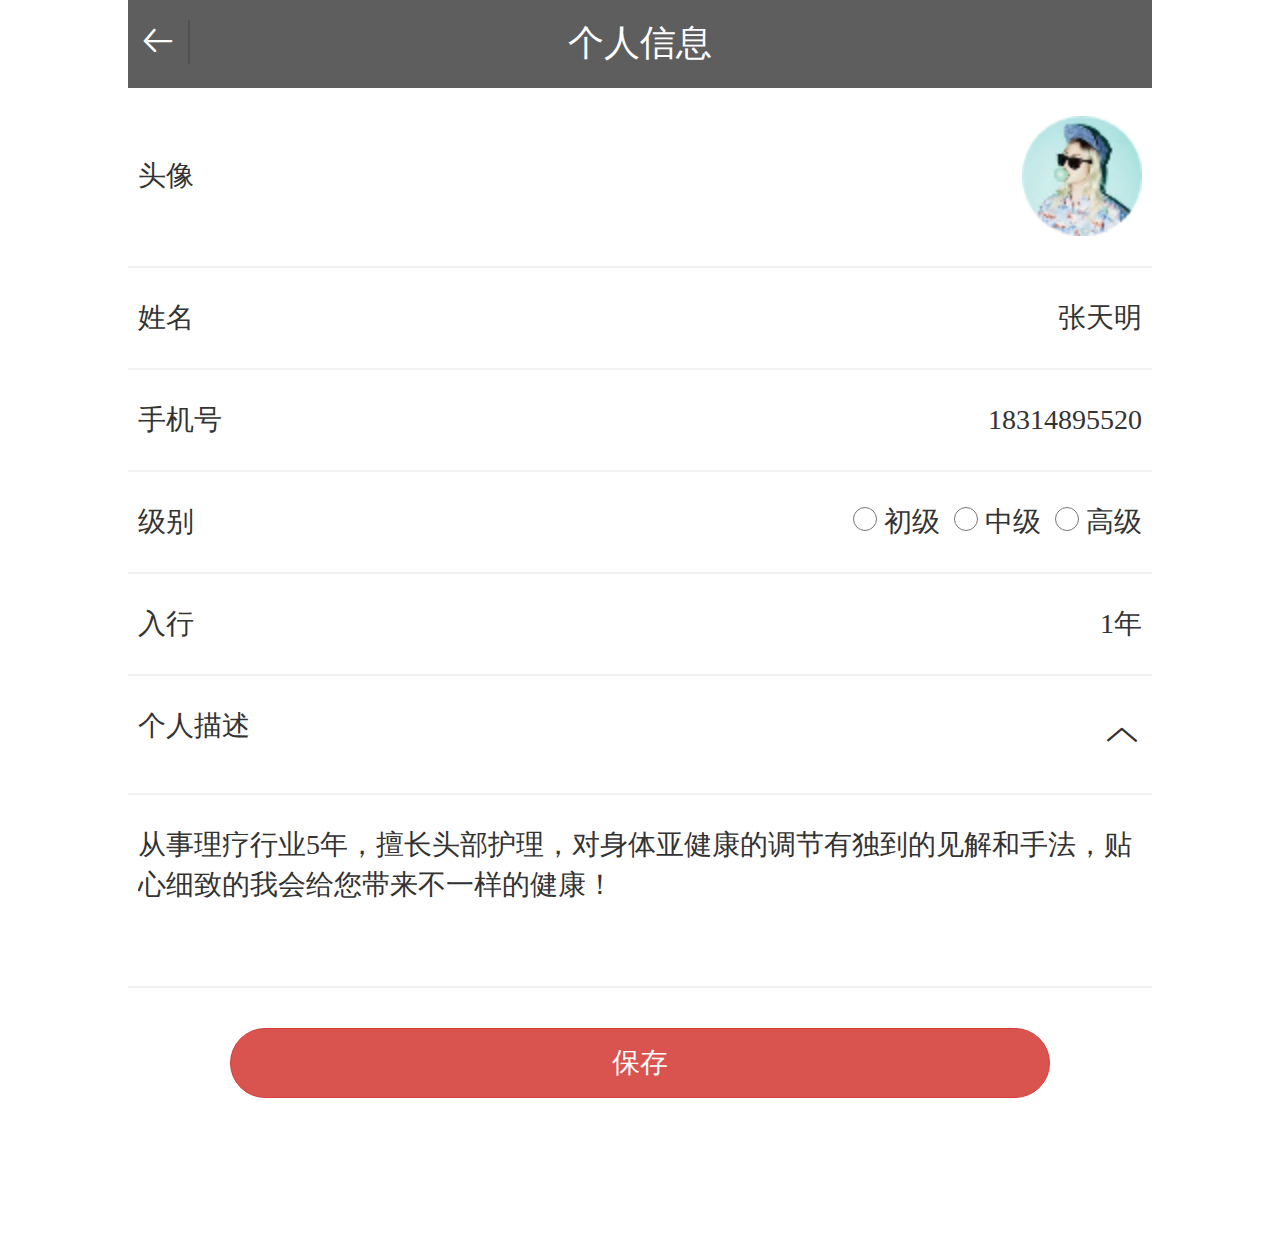
<file: web/fd_js.html>
<!DOCTYPE html>
<html lang="en">
<head>
    <meta charset="UTF-8">
    <!-- 窗口自动调整,禁止用户缩放 -->
    <meta name="viewport" content="width=device-width,initial-scale=1.0,maximum-scale=1.0,minimum-scale=1.0,user-scalable=no">
    <!-- 隐藏地址栏,仅针对ios的safari -->
    <meta name="apple-mobile-web-app-capable" content="yes">
    <!-- 仅针对ios的safari顶端状态条的样式 -->
    <meta name="apple-mobile-web-app-status-bar-style" content="black">
    <title>洗发水</title>
    <link rel="stylesheet" href="../css/bootstrap.min.css">
    <link rel="stylesheet" href="../css/iconfont.css">
    <link rel="stylesheet" href="../css/style.css">
    <script src="../js/fontSize.js"></script>
</head>
<body>
<!-- 页面开始 -->
<div class="wrap">
    <!-- 头部 个人信息 -->
    <div class="header navbar-fixed-top">
        <h1 class="text-center"><a href="usermine.html" class="icon iconfont icon-fanhui"></a>个人信息</h1>
    </div>
    <!-- 主体内容 -->
    <div class="usermine userInfo">
        <form action="#" method="get">
            <ul>
                <li class="clearfix">
                    <label>头像</label>
                    <div class="uploadBox pull-right">
                        <div class="showBox"><img src="../images/index10.png" class="userInfo_head" /></div>
                    </div>
                </li>
                <li class="clearfix">
                    <label>姓名</label>
                    <input type="text" name="username" value="张天明" class="username pull-right text-right" />
                </li>
                <li class="clearfix">
                    <label>手机号</label>
                    <input type="tel" name="tel" value="18314895520" class="tel pull-right text-right" />
                </li>
                <li class="clearfix">
                    <p class="pull-left">级别</p>
                    <p class="pull-right">
                        <label><input type="radio" name="radio" />&nbsp;初级</label>&nbsp;
                        <label><input type="radio" name="radio" />&nbsp;中级</label>&nbsp;
                        <label><input type="radio" name="radio" />&nbsp;高级</label>
                    </p>
                </li>
                <li class="clearfix">
                    <label>入行</label>
                    <input type="text" name="username" value="1年" class="username pull-right text-right" />
                </li>
                <li class="clearfix">
                    <label>个人描述</label>
                    <i class="jt icon iconfont icon-xiangyou pull-right"></i>
                </li>
                <li><textarea class="uinfo_text">从事理疗行业5年，擅长头部护理，对身体亚健康的调节有独到的见解和手法，贴心细致的我会给您带来不一样的健康！</textarea></li>
                <input type="submit" class="btn btn-danger userbc" value="保存">
            </ul>
        </form>
    </div>
</div>
<script src="../js/jquery-3.2.1.min.js"></script>
<script src="../js/bootstrap.min.js"></script>
<script src="../js/style.js"></script>
</body>
</html>
</file>
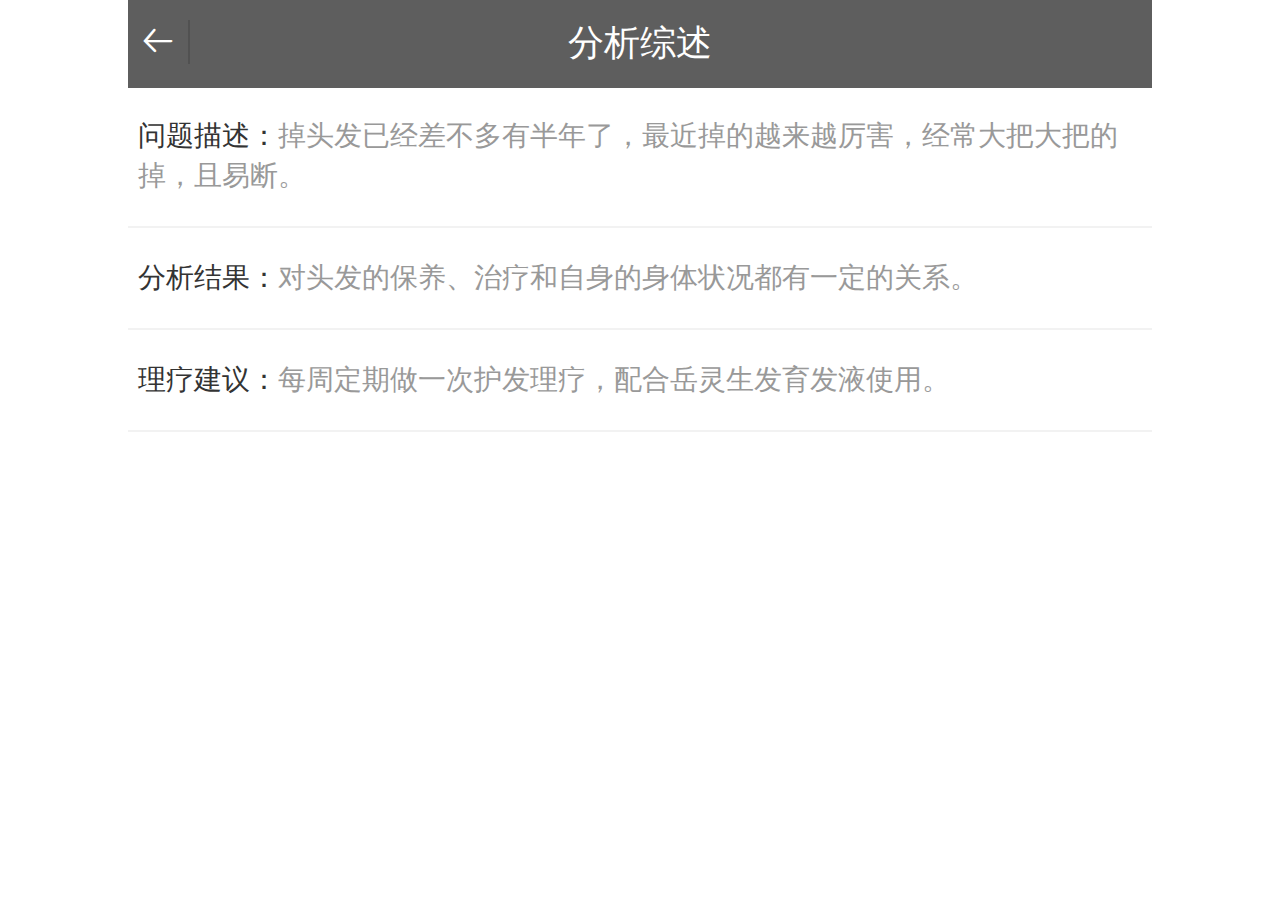
<file: web/fx_zs.html>
<!DOCTYPE html>
<html lang="en">
<head>
    <meta charset="UTF-8">
    <!-- 窗口自动调整,禁止用户缩放 -->
    <meta name="viewport" content="width=device-width,initial-scale=1.0,maximum-scale=1.0,minimum-scale=1.0,user-scalable=no">
    <!-- 隐藏地址栏,仅针对ios的safari -->
    <meta name="apple-mobile-web-app-capable" content="yes">
    <!-- 仅针对ios的safari顶端状态条的样式 -->
    <meta name="apple-mobile-web-app-status-bar-style" content="black">
    <title>洗发水</title>
    <link rel="stylesheet" href="../css/bootstrap.min.css">
    <link rel="stylesheet" href="../css/iconfont.css">
    <link rel="stylesheet" href="../css/style.css">
    <script src="../js/fontSize.js"></script>
</head>
<body>
<!-- 页面开始 -->
<div class="wrap">
    <!-- 头部 分析综述 -->
    <div class="fx_zsT">
        <div class="header navbar-fixed-top">
            <h1 class="text-center"><a href="customerDetails.html" class="icon iconfont icon-fanhui"></a>分析综述</h1>
        </div>
        <!-- 主体内容 -->
        <div class="fx_zs">
            <div class="usermine userInfo">
                <ul>
                    <li>问题描述：<span>掉头发已经差不多有半年了，最近掉的越来越厉害，经常大把大把的掉，且易断。</span></li>
                    <li>分析结果：<span>对头发的保养、治疗和自身的身体状况都有一定的关系。</span></li>
                    <li>理疗建议：<span>每周定期做一次护发理疗，配合岳灵生发育发液使用。</span></li>
                </ul>
            </div>
        </div>
    </div>
</div>
<script src="../js/jquery-3.2.1.min.js"></script>
<script src="../js/bootstrap.min.js"></script>
<script src="../js/style.js"></script>
</body>
</html>
</file>
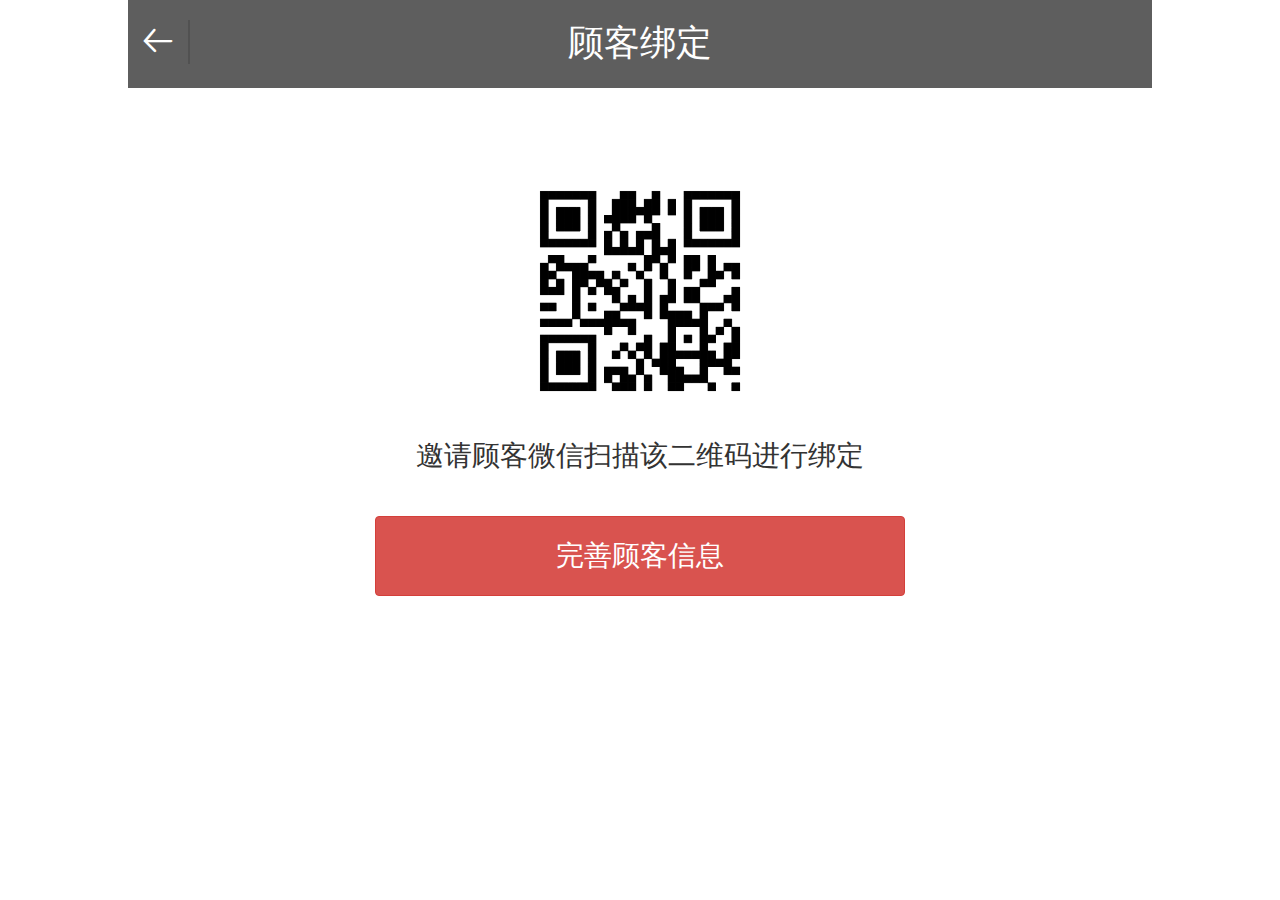
<file: web/gk_bd.html>
<!DOCTYPE html>
<html lang="en">
<head>
    <meta charset="UTF-8">
    <!-- 窗口自动调整,禁止用户缩放 -->
    <meta name="viewport" content="width=device-width,initial-scale=1.0,maximum-scale=1.0,minimum-scale=1.0,user-scalable=no">
    <!-- 隐藏地址栏,仅针对ios的safari -->
    <meta name="apple-mobile-web-app-capable" content="yes">
    <!-- 仅针对ios的safari顶端状态条的样式 -->
    <meta name="apple-mobile-web-app-status-bar-style" content="black">
    <title>洗发水</title>
    <link rel="stylesheet" href="../css/bootstrap.min.css">
    <link rel="stylesheet" href="../css/iconfont.css">
    <link rel="stylesheet" href="../css/style.css">
    <script src="../js/fontSize.js"></script>
</head>
<body>
<!-- 页面开始 -->
<div class="wrap">
    <!-- 主体内容 -->
    <div class="forgetMM scan">
        <div class="header navbar-fixed-top">
            <h1 class="text-center"><a href="../index.html" class="icon iconfont icon-fanhui"></a>顾客绑定</h1>
        </div>
        <div class="gkbd text-center">
            <img src="../images/u44.png" />
            <p>邀请顾客微信扫描该二维码进行绑定</p>
            <a href="wsgkxx.html"><input type="button" name="button" value="完善顾客信息" class="btn btn-danger" /></a>
        </div>
    </div>
</div>
<script src="../js/jquery-3.2.1.min.js"></script>
<script src="../js/bootstrap.min.js"></script>
<script src="../js/style.js"></script>
</body>
</html>
</file>
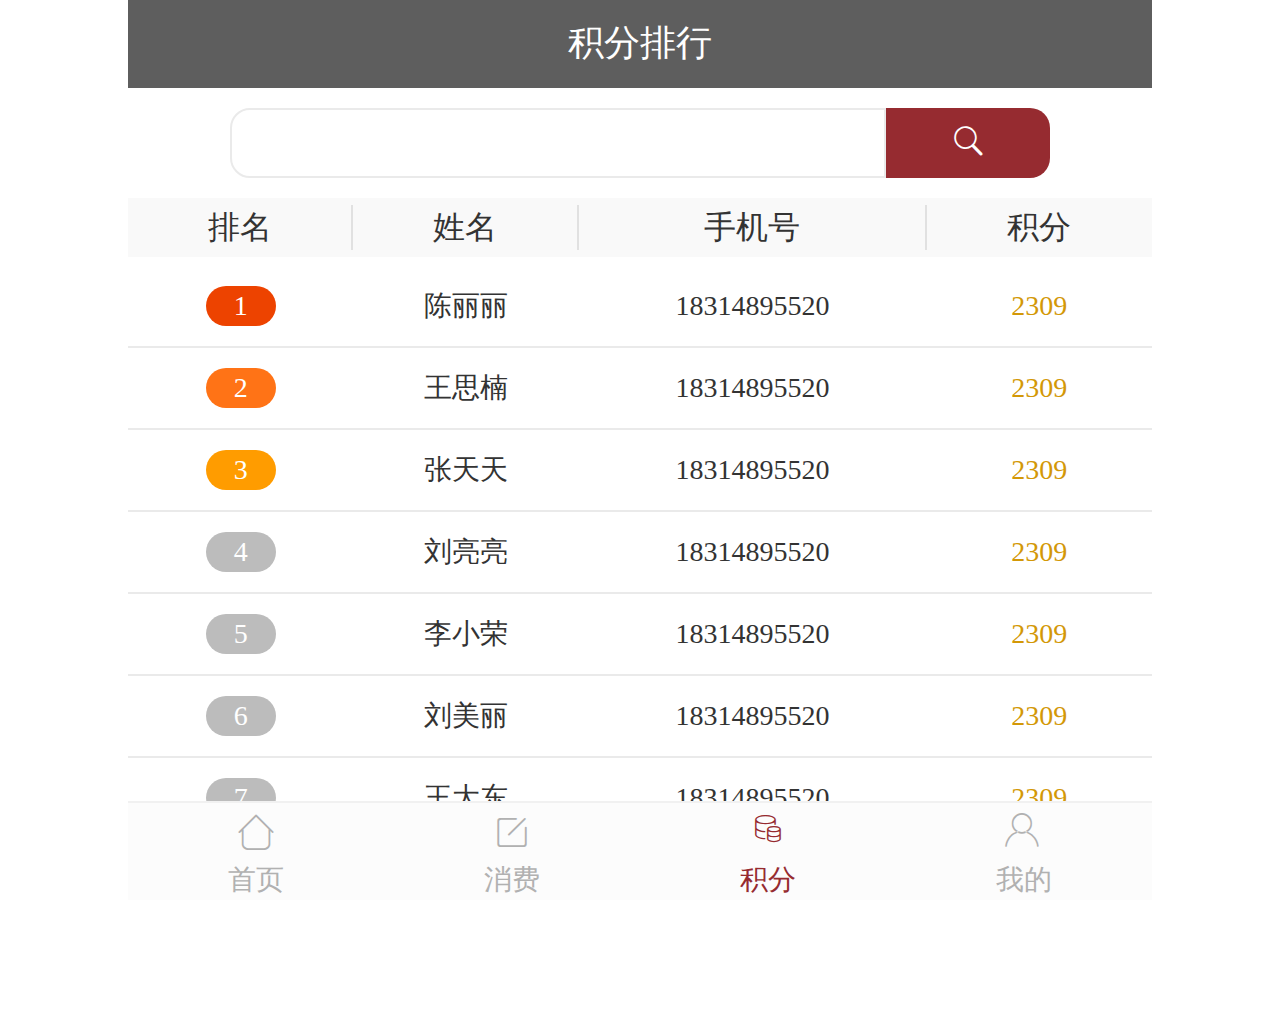
<file: web/jifen.html>
<!DOCTYPE html>
<html lang="en">
<head>
    <meta charset="UTF-8">
    <!-- 窗口自动调整,禁止用户缩放 -->
    <meta name="viewport" content="width=device-width,initial-scale=1.0,maximum-scale=1.0,minimum-scale=1.0,user-scalable=no">
    <!-- 隐藏地址栏,仅针对ios的safari -->
    <meta name="apple-mobile-web-app-capable" content="yes">
    <!-- 仅针对ios的safari顶端状态条的样式 -->
    <meta name="apple-mobile-web-app-status-bar-style" content="black">
    <title>洗发水</title>
    <link rel="stylesheet" href="../css/bootstrap.min.css">
    <link rel="stylesheet" href="../css/iconfont.css">
    <link rel="stylesheet" href="../css/style.css">
    <script src="../js/fontSize.js"></script>
</head>
<body>
<!-- 页面开始 -->
<div class="wrap">
    <div class="jf_box">
        <!-- 主体内容 -->
        <div class="header navbar-fixed-top">
            <h1 class="text-center">积分排行</h1>
            <form action="#" method="get" class="head_form clearfix">
                <input type="text" name="head_search" class="head_search pull-left">
                <span class="head_search1 icon iconfont icon-sou pull-left text-center"></span>
            </form>
            <div class="head_change head_change_dz">
                <ul class="clearfix">
                    <li class="text-center pull-left jifen_li"><span>排名</span></li>
                    <li class="text-center pull-left jifen_li"><span>姓名</span></li>
                    <li class="text-center pull-left jifen_li1"><span>手机号</span></li>
                    <li class="text-center pull-left jifen_li"><span>积分</span></li>
                </ul>
            </div>
        </div>
        <!-- contain -->
        <div class="contain jf_show">
            <ul class="text-center">
                <li class="clearfix">
                    <p class="jifen_li pull-left jf_pm"><span class="bg_r">1</span></p>
                    <p class="jifen_li pull-left jf_name">陈丽丽</p>
                    <p class="jifen_li1 pull-left jf_tel">18314895520</p>
                    <p class="jifen_li pull-left jf_jf bg_r4">2309</p>
                </li>
                <li class="clearfix">
                    <p class="jifen_li pull-left jf_pm"><span class="bg_r1">2</span></p>
                    <p class="jifen_li pull-left jf_name">王思楠</p>
                    <p class="jifen_li1 pull-left jf_tel">18314895520</p>
                    <p class="jifen_li pull-left jf_jf bg_r4">2309</p>
                </li>
                <li class="clearfix">
                    <p class="jifen_li pull-left jf_pm"><span class="bg_r2">3</span></p>
                    <p class="jifen_li pull-left jf_name">张天天</p>
                    <p class="jifen_li1 pull-left jf_tel">18314895520</p>
                    <p class="jifen_li pull-left jf_jf bg_r4">2309</p>
                </li>
                <li class="clearfix">
                    <p class="jifen_li pull-left jf_pm"><span class="bg_r3">4</span></p>
                    <p class="jifen_li pull-left jf_name">刘亮亮</p>
                    <p class="jifen_li1 pull-left jf_tel">18314895520</p>
                    <p class="jifen_li pull-left jf_jf bg_r4">2309</p>
                </li>
                <li class="clearfix">
                    <p class="jifen_li pull-left jf_pm"><span class="bg_r3">5</span></p>
                    <p class="jifen_li pull-left jf_name">李小荣</p>
                    <p class="jifen_li1 pull-left jf_tel">18314895520</p>
                    <p class="jifen_li pull-left jf_jf bg_r4">2309</p>
                </li>
                <li class="clearfix">
                    <p class="jifen_li pull-left jf_pm"><span class="bg_r3">6</span></p>
                    <p class="jifen_li pull-left jf_name">刘美丽</p>
                    <p class="jifen_li1 pull-left jf_tel">18314895520</p>
                    <p class="jifen_li pull-left jf_jf bg_r4">2309</p>
                </li>
                <li class="clearfix">
                    <p class="jifen_li pull-left jf_pm"><span class="bg_r3">7</span></p>
                    <p class="jifen_li pull-left jf_name">王大东</p>
                    <p class="jifen_li1 pull-left jf_tel">18314895520</p>
                    <p class="jifen_li pull-left jf_jf bg_r4">2309</p>
                </li>
                <li class="clearfix">
                    <p class="jifen_li pull-left jf_pm"><span class="bg_r3">8</span></p>
                    <p class="jifen_li pull-left jf_name">牛小杰</p>
                    <p class="jifen_li1 pull-left jf_tel">18314895520</p>
                    <p class="jifen_li pull-left jf_jf bg_r4">2309</p>
                </li>
            </ul>
            <div class="jj_jf">
                <input type="button" value="加积分" class="btn btn-danger jj_jia" />
                <input type="button" value="减积分" class="btn btn-warning jj_jian" />
            </div>
        </div>
        <!-- footer -->
        <div class="footer navbar-fixed-bottom">
            <ul class="clearfix text-center">
                <li class="col-xs-3">
                    <a href="../index.html"><i class="icon iconfont icon-shouye"></i><p>首页</p></a>
                </li>
                <li class="col-xs-3">
                    <a href="expense.html"><i class="icon iconfont icon-bianji"></i><p>消费</p></a>
                </li>
                <li class="col-xs-3">
                    <a href="jifen.html" style="color:#962B30;"><i class="icon iconfont icon-4"></i><p>积分</p></a>
                </li>
                <li class="col-xs-3">
                    <a href="usermine.html"><i class="icon iconfont icon-gerenzhongxin"></i><p>我的</p></a>
                </li>
            </ul>
        </div>
    </div>
    <div class="jf_box1 dis">
        <div class="jf_box1_jia dis">
            <div class="header navbar-fixed-top">
                <h1 class="text-center"><a href="javascript:void(0)" class="icon iconfont icon-fanhui"></a>首页</h1>
            </div>
            <ul>
                <li class="clearfix">
                    <p class="pull-left">当前积分</p>
                    <p class="pull-right jf_box1_jf bg_r4">2309</p>
                </li>
                <li class="clearfix">
                    <p class="pull-left">增加分值</p>
                    <input class="pull-right zzfz text-right">
                </li>
                <li class="clearfix">
                    <p class="pull-left">对应事件</p>
                    <input class="pull-right zzfz1 text-right">
                </li>
            </ul>
            <input type="button" value="确定" class="btn btn-danger jj_qd" />
        </div>
        <div class="jf_box1_jian dis">
            <div class="header navbar-fixed-top">
                <h1 class="text-center"><a href="javascript:void(0)" class="icon iconfont icon-fanhui"></a>首页</h1>
            </div>
            <ul>
                <li class="clearfix">
                    <p class="pull-left">当前积分</p>
                    <p class="pull-right jf_box1_jf bg_r4">2309</p>
                </li>
                <li class="clearfix">
                    <p class="pull-left">减去分值</p>
                    <input class="pull-right zzfz text-right">
                </li>
                <li class="clearfix">
                    <p class="pull-left">对应事件</p>
                    <input class="pull-right zzfz1 text-right">
                </li>
            </ul>
            <input type="button" value="确定" class="btn btn-danger jj_qd" />
        </div>
    </div>
</div>
<script src="../js/jquery-3.2.1.min.js"></script>
<script src="../js/bootstrap.min.js"></script>
<script src="../js/style.js"></script>
</body>
</html>
</file>
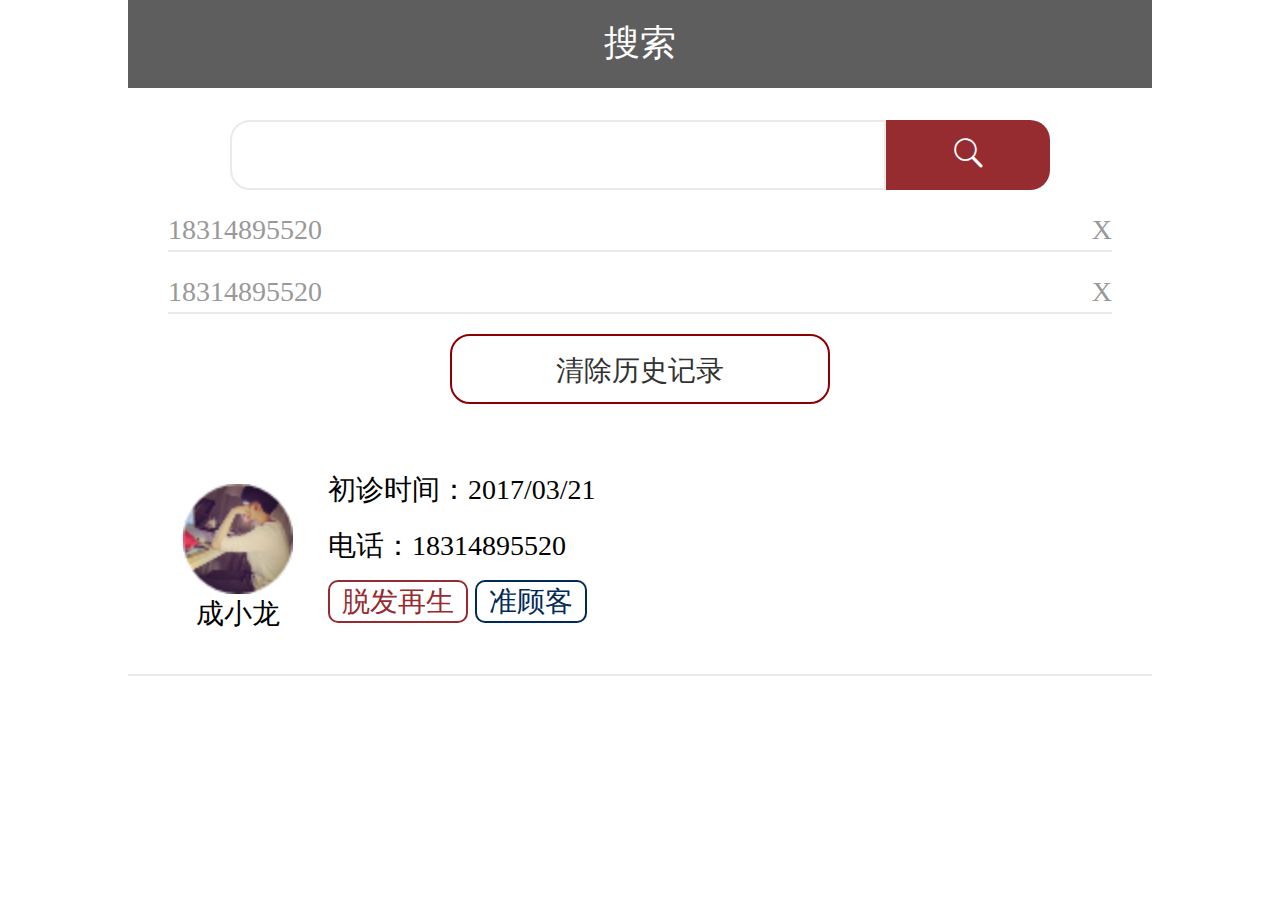
<file: web/search.html>
<!DOCTYPE html>
<html lang="en">
<head>
    <meta charset="UTF-8">
    <!-- 窗口自动调整,禁止用户缩放 -->
    <meta name="viewport" content="width=device-width,initial-scale=1.0,maximum-scale=1.0,minimum-scale=1.0,user-scalable=no">
    <!-- 隐藏地址栏,仅针对ios的safari -->
    <meta name="apple-mobile-web-app-capable" content="yes">
    <!-- 仅针对ios的safari顶端状态条的样式 -->
    <meta name="apple-mobile-web-app-status-bar-style" content="black">
    <title>洗发水</title>
    <link rel="stylesheet" href="../css/bootstrap.min.css">
    <link rel="stylesheet" href="../css/iconfont.css">
    <link rel="stylesheet" href="../css/style.css">
    <script src="../js/fontSize.js"></script>
</head>
<body>
<!-- 页面开始 -->
<div class="wrap">
    <!-- 主体内容 -->
    <div class="header navbar-fixed-top">
        <h1 class="text-center">搜索</h1>
    </div>
    <div class="contain index">
        <form action="#" method="get" class="head_form clearfix">
            <input type="text" name="head_search" class="head_search pull-left">
            <span class="head_search1 icon iconfont icon-sou pull-left text-center"></span>
        </form>
        <div class="datalist">
            <ul>
                <li class="clearfix">
                    <p class="pull-left">18314895520</p>
                    <p class="pull-right dl_sc">X</p>
                </li>
                <li class="clearfix">
                    <p class="pull-left">18314895520</p>
                    <p class="pull-right dl_sc">X</p>
                </li>
            </ul>
            <input type="button" class="cl_llju" value="清除历史记录" />
        </div>
        <a href="customerDetails.html"><ul class="sy_con">
            <li class="clearfix">
                <div class="con_img pull-left text-center">
                    <img src="../images/index1.png" />
                    <p>成小龙</p>
                </div>
                <div class="con_txt pull-left pull-right">
                    <p>初诊时间：2017/03/21</p>
                    <p>电话：18314895520</p>
                    <span class="con_lx">脱发再生</span>
                    <span class="con_zt">准顾客</span>
                </div>
            </li>
        </ul></a>
    </div>
    <!-- 删除提示 -->
    <div class="sc_ts dis">
        <div class="sc_ts_box text-center">
            <p>是否删除所有搜索记录</p>
            <input type="button" value="取消" class="btn btn-default" />
            <input type="button" value="确定" class="btn btn-danger" />
        </div>
    </div>
</div>
<script src="../js/jquery-3.2.1.min.js"></script>
<script src="../js/bootstrap.min.js"></script>
<script src="../js/style.js"></script>
</body>
</html>
</file>
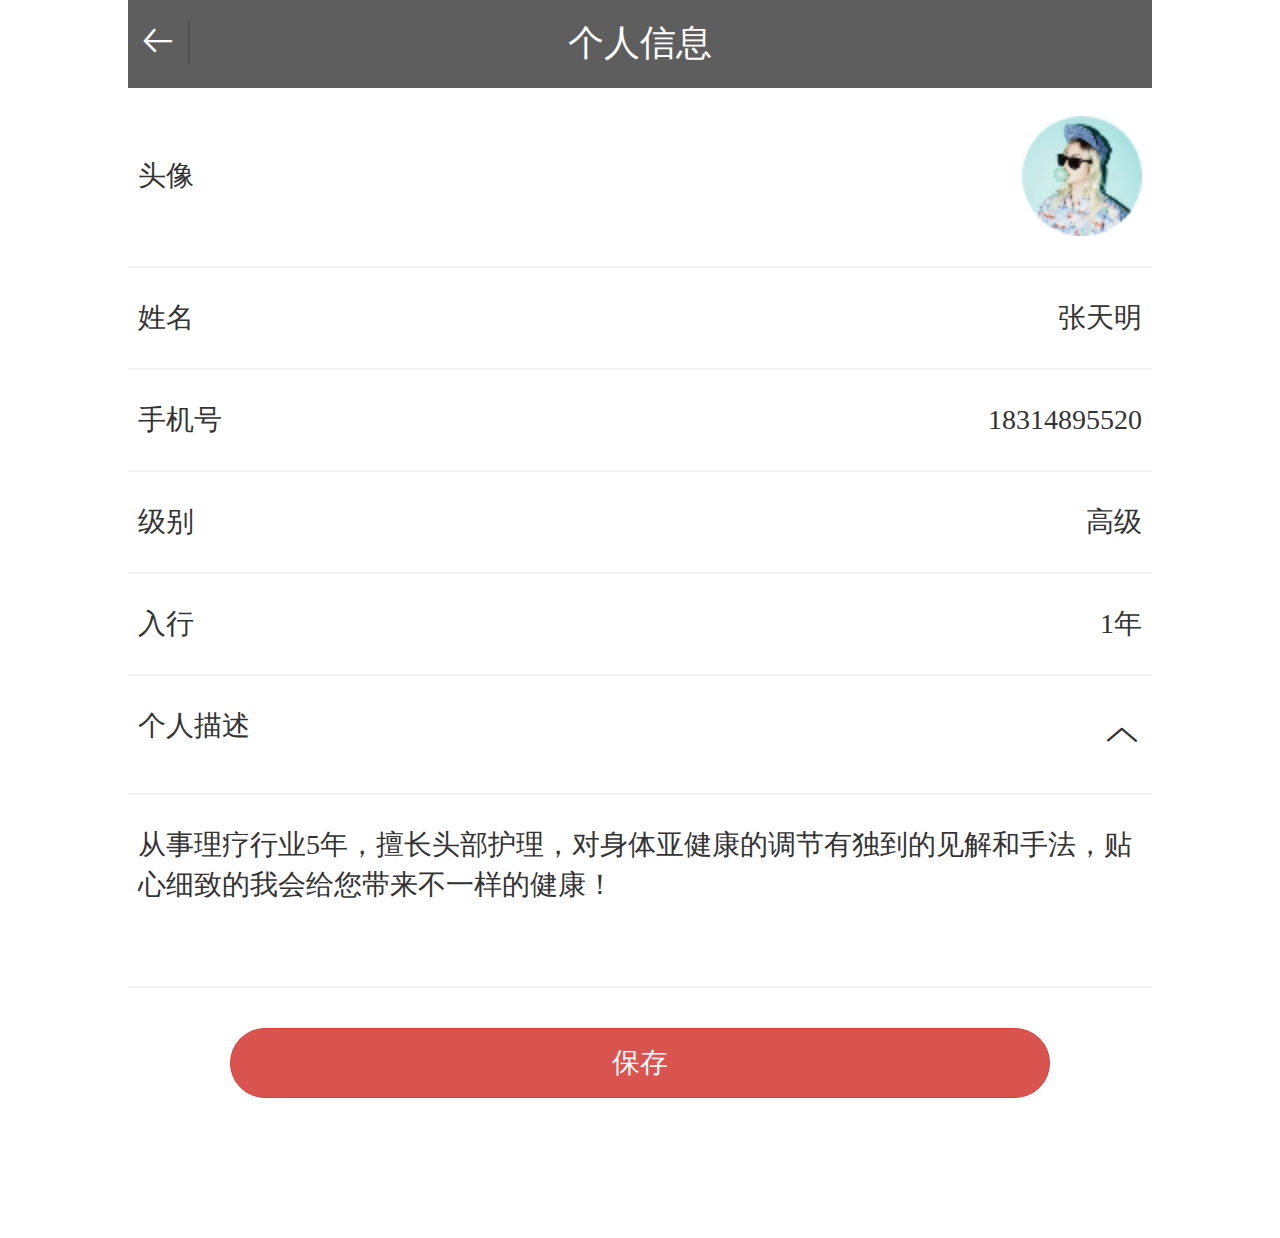
<file: web/user_info.html>
<!DOCTYPE html>
<html lang="en">
<head>
    <meta charset="UTF-8">
    <!-- 窗口自动调整,禁止用户缩放 -->
    <meta name="viewport" content="width=device-width,initial-scale=1.0,maximum-scale=1.0,minimum-scale=1.0,user-scalable=no">
    <!-- 隐藏地址栏,仅针对ios的safari -->
    <meta name="apple-mobile-web-app-capable" content="yes">
    <!-- 仅针对ios的safari顶端状态条的样式 -->
    <meta name="apple-mobile-web-app-status-bar-style" content="black">
    <title>洗发水</title>
    <link rel="stylesheet" href="../css/bootstrap.min.css">
    <link rel="stylesheet" href="../css/iconfont.css">
    <link rel="stylesheet" href="../css/style.css">
    <script src="../js/fontSize.js"></script>
</head>
<body>
<!-- 页面开始 -->
<div class="wrap">
    <!-- 头部 个人信息 -->
    <div class="header navbar-fixed-top">
        <h1 class="text-center"><a href="usermine.html" class="icon iconfont icon-fanhui"></a>个人信息</h1>
    </div>
    <!-- 主体内容 -->
    <div class="usermine userInfo">
        <form action="#" method="get">
            <ul>
                <li class="clearfix">
                    <label>头像</label>
                    <div class="uploadBox pull-right">
                        <div class="showBox"><img src="../images/index10.png" class="userInfo_head" /></div>
                    </div>
                </li>
                <li class="clearfix">
                    <label>姓名</label>
                    <input type="text" name="username" value="张天明" class="username pull-right text-right" />
                </li>
                <li class="clearfix">
                    <label>手机号</label>
                    <input type="tel" name="tel" value="18314895520" class="tel pull-right text-right" />
                </li>
                <li class="clearfix">
                    <label>级别</label>
                    <input type="text" name="username" value="高级" class="username pull-right text-right" />
                </li>
                <li class="clearfix">
                    <label>入行</label>
                    <input type="text" name="username" value="1年" class="username pull-right text-right" />
                </li>
                <li class="clearfix">
                    <label>个人描述</label>
                    <i class="jt icon iconfont icon-xiangyou pull-right"></i>
                </li>
                <li><textarea class="uinfo_text">从事理疗行业5年，擅长头部护理，对身体亚健康的调节有独到的见解和手法，贴心细致的我会给您带来不一样的健康！</textarea></li>
                <input type="submit" class="btn btn-danger userbc" value="保存">
            </ul>
        </form>
    </div>
</div>
<script src="../js/jquery-3.2.1.min.js"></script>
<script src="../js/bootstrap.min.js"></script>
<script src="../js/style.js"></script>
</body>
</html>
</file>
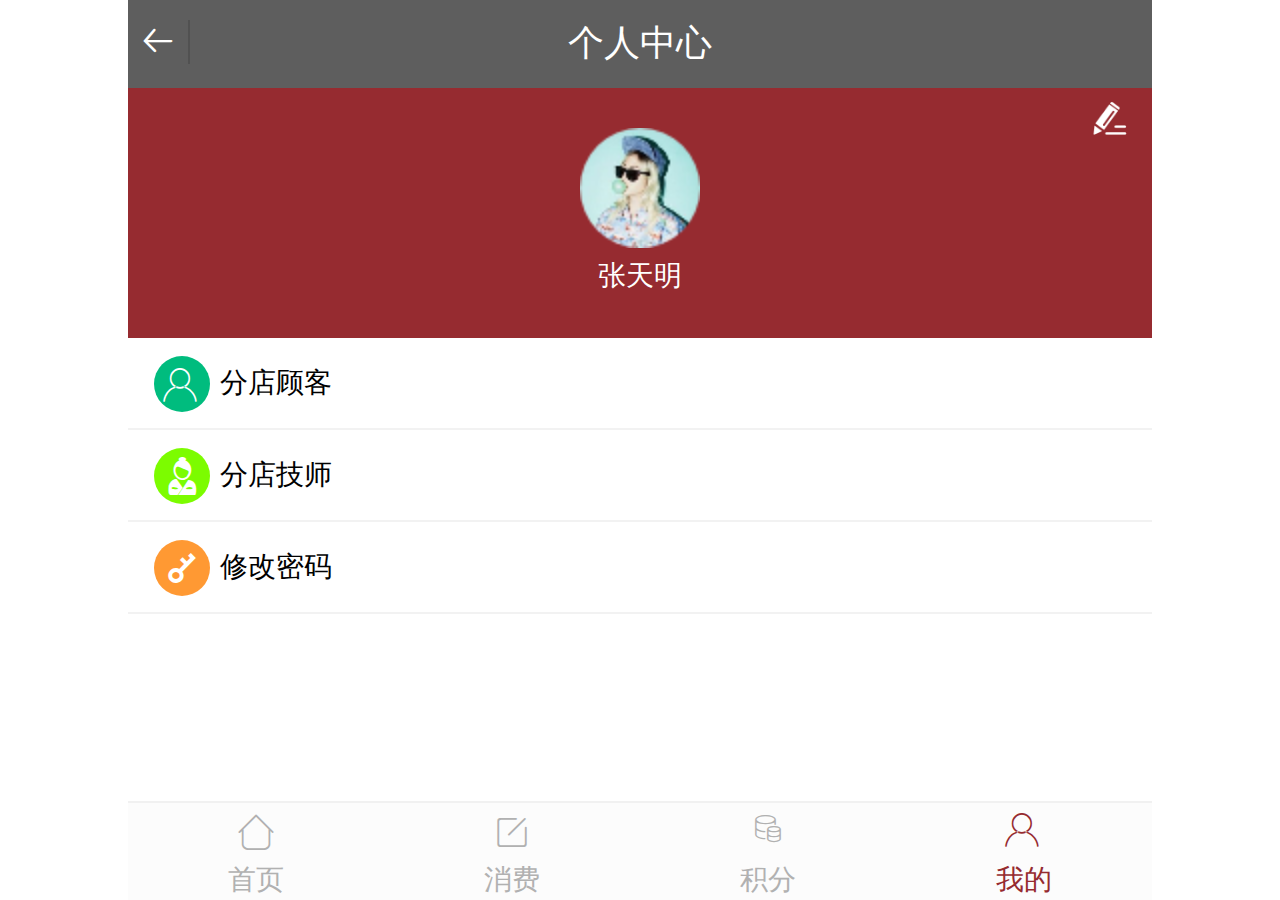
<file: web/usermine.html>
<!DOCTYPE html>
<html lang="en">
<head>
    <meta charset="UTF-8">
    <!-- 窗口自动调整,禁止用户缩放 -->
    <meta name="viewport" content="width=device-width,initial-scale=1.0,maximum-scale=1.0,minimum-scale=1.0,user-scalable=no">
    <!-- 隐藏地址栏,仅针对ios的safari -->
    <meta name="apple-mobile-web-app-capable" content="yes">
    <!-- 仅针对ios的safari顶端状态条的样式 -->
    <meta name="apple-mobile-web-app-status-bar-style" content="black">
    <title>洗发水</title>
    <link rel="stylesheet" href="../css/bootstrap.min.css">
    <link rel="stylesheet" href="../css/iconfont.css">
    <link rel="stylesheet" href="../css/style.css">
    <script src="../js/fontSize.js"></script>
</head>
<body>
<!-- 页面开始 -->
<div class="wrap">
    <div class="user_box">
        <!-- 头部 个人中心 -->
        <div class="header navbar-fixed-top">
            <h1 class="text-center"><a href="../index.html" class="icon iconfont icon-fanhui"></a>个人中心</h1>
        </div>
        <!-- 主体内容 -->
        <div class="usermine">
            <div class="usermine_pic text-center">
                <a href="user_info.html"><img src="../images/xg.png" class="usermine_pict"></a>
                <img src="../images/index10.png" class="usermine_pib">
                <p>张天明</p>
            </div>
            <div class="usermine_nr">
                <ul>
                    <li>
                        <a href="../index.html" class="clearfix">
                            <i class="sprite_bg s_bg icon iconfont icon-gerenzhongxin"></i>
                            <span>分店顾客</span>
                        </a>
                    </li>
                    <li>
                        <a href="javascript:void(0)" class="clearfix fdjs">
                            <i class="sprite_bg s_bg1 icon iconfont icon-jishi-"></i>
                            <span>分店技师</span>
                        </a>
                    </li>
                    <li>
                        <a href="changeMm.html" class="clearfix">
                            <i class="sprite_bg s_bg2 icon iconfont icon-key"></i>
                            <span>修改密码</span>
                        </a>
                    </li>
                </ul>
            </div>
        </div>
        <!-- 底部菜单 -->
        <div class="footer navbar-fixed-bottom">
            <ul class="clearfix text-center">
                <li class="col-xs-3">
                    <a href="../index.html"><i class="icon iconfont icon-shouye"></i><p>首页</p></a>
                </li>
                <li class="col-xs-3">
                    <a href="expense.html"><i class="icon iconfont icon-bianji"></i><p>消费</p></a>
                </li>
                <li class="col-xs-3">
                    <a href="jifen.html"><i class="icon iconfont icon-4"></i><p>积分</p></a>
                </li>
                <li class="col-xs-3">
                    <a href="usermine.html" style="color:#962B30;"><i class="icon iconfont icon-gerenzhongxin"></i><p>我的</p></a>
                </li>
            </ul>
        </div>
    </div>
    <div class="user_box1 dis">
            <!-- 主体内容 -->
            <div class="header navbar-fixed-top">
                <h1 class="text-center"><a href="javascript:void(0)" class="icon iconfont icon-fanhui"></a>分店技师</h1>
                <form action="#" method="get" class="head_form clearfix">
                    <input type="text" name="head_search" class="head_search pull-left">
                    <span class="head_search1 icon iconfont icon-sou pull-left text-center"></span>
                </form>
            </div>
            <!-- contain -->
            <div class="contain con_expense">
                <a href="fd_js.html">
                    <ul class="sy_con sy_con1 fdjs_txt">
                        <li class="clearfix">
                            <div class="con_img pull-left text-center">
                                <img src="../images/index1.png" />
                                <p>成小龙</p>
                            </div>
                            <div class="con_txt pull-left pull-right">
                                <p>级别：初级</p>
                                <p>电话：18314895520</p>
                                <p>入行：1年</p>
                            </div>
                        </li>
                        <li class="clearfix">
                            <div class="con_img pull-left text-center">
                                <img src="../images/index1.png" />
                                <p>成小龙</p>
                            </div>
                            <div class="con_txt pull-left pull-right">
                                <p>级别：中级</p>
                                <p>电话：18314895520</p>
                                <p>入行：2年</p>
                            </div>
                        </li>
                        <li class="clearfix">
                            <div class="con_img pull-left text-center">
                                <img src="../images/index1.png" />
                                <p>成小龙</p>
                            </div>
                            <div class="con_txt pull-left pull-right">
                                <p>级别：中级</p>
                                <p>电话：18314895520</p>
                                <p>入行：2年</p>
                            </div>
                        </li>
                        <li class="clearfix">
                            <div class="con_img pull-left text-center">
                                <img src="../images/index1.png" />
                                <p>成小龙</p>
                            </div>
                            <div class="con_txt pull-left pull-right">
                                <p>级别：高级</p>
                                <p>电话：18314895520</p>
                                <p>入行：3年</p>
                            </div>
                        </li>
                    </ul>
                </a>
            </div>
        </div>
    </div>
<script src="../js/jquery-3.2.1.min.js"></script>
<script src="../js/bootstrap.min.js"></script>
<script src="../js/style.js"></script>
</body>
</html>
</file>
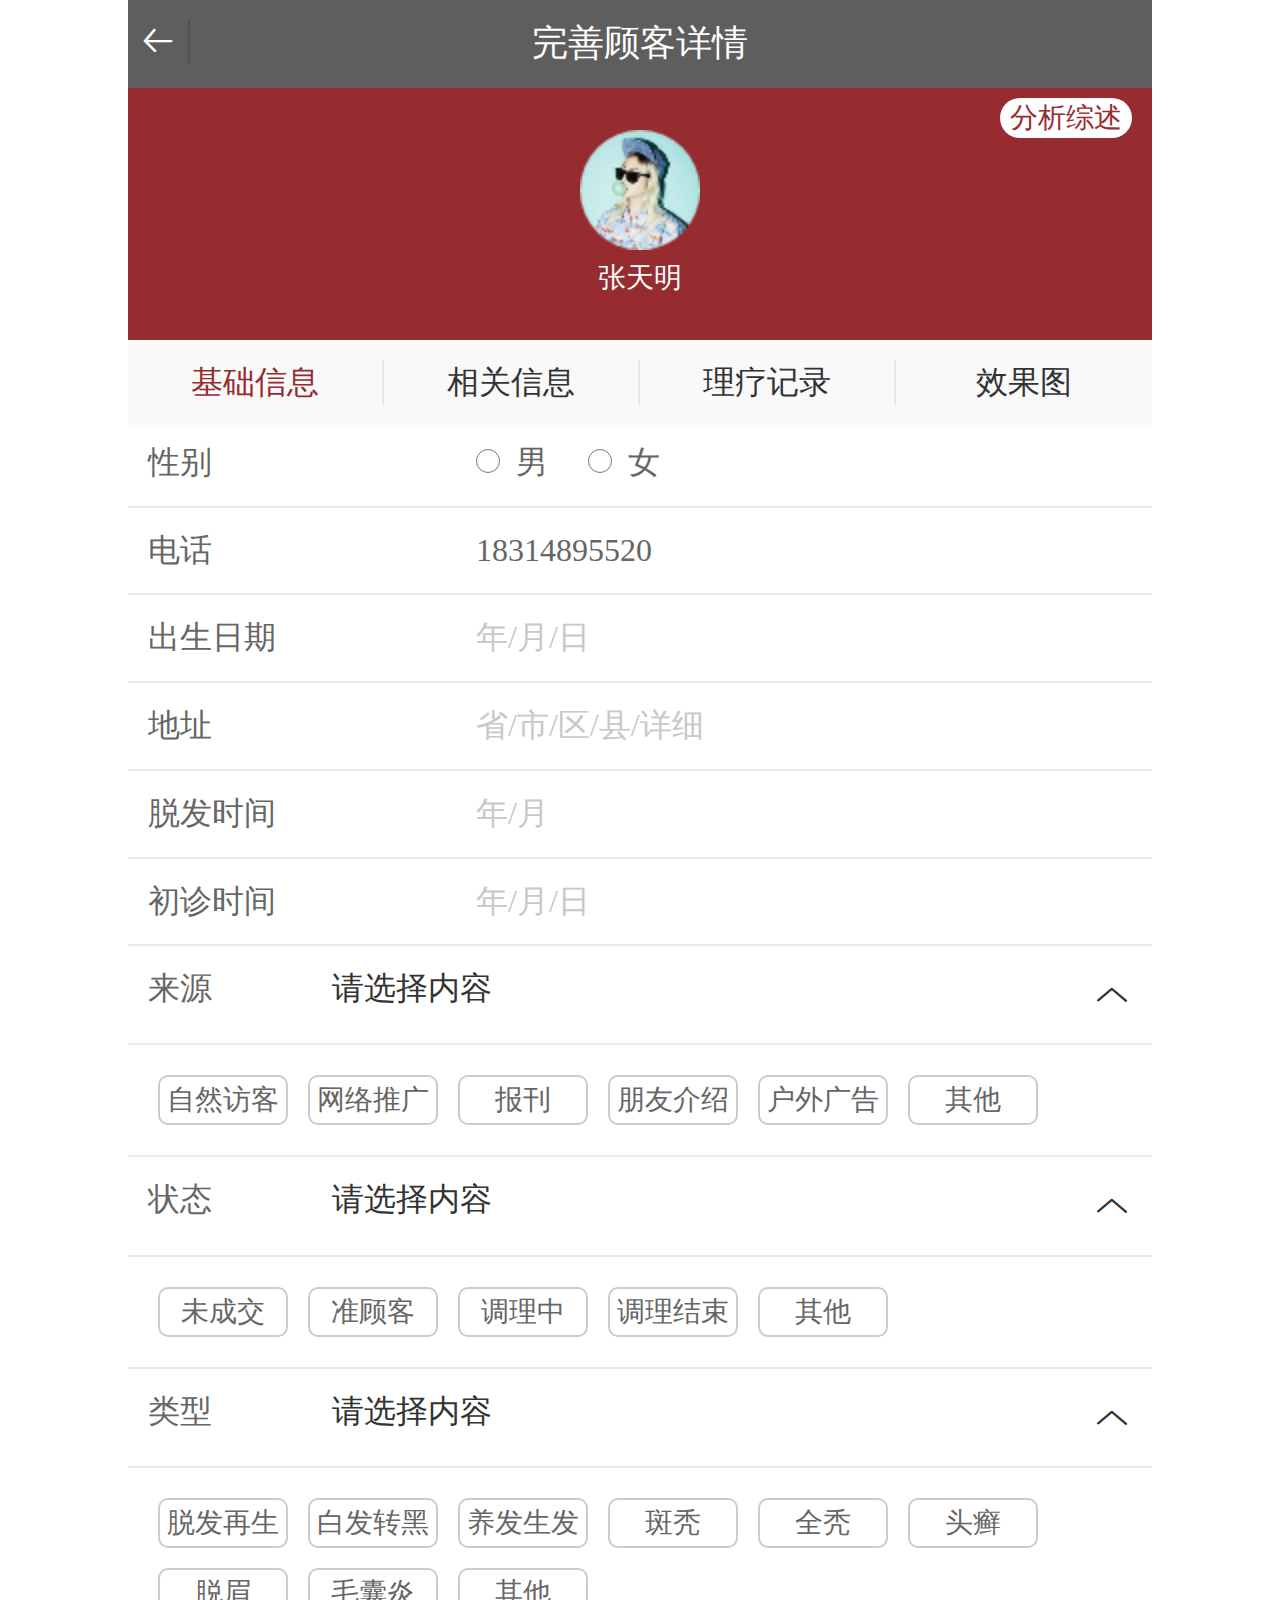
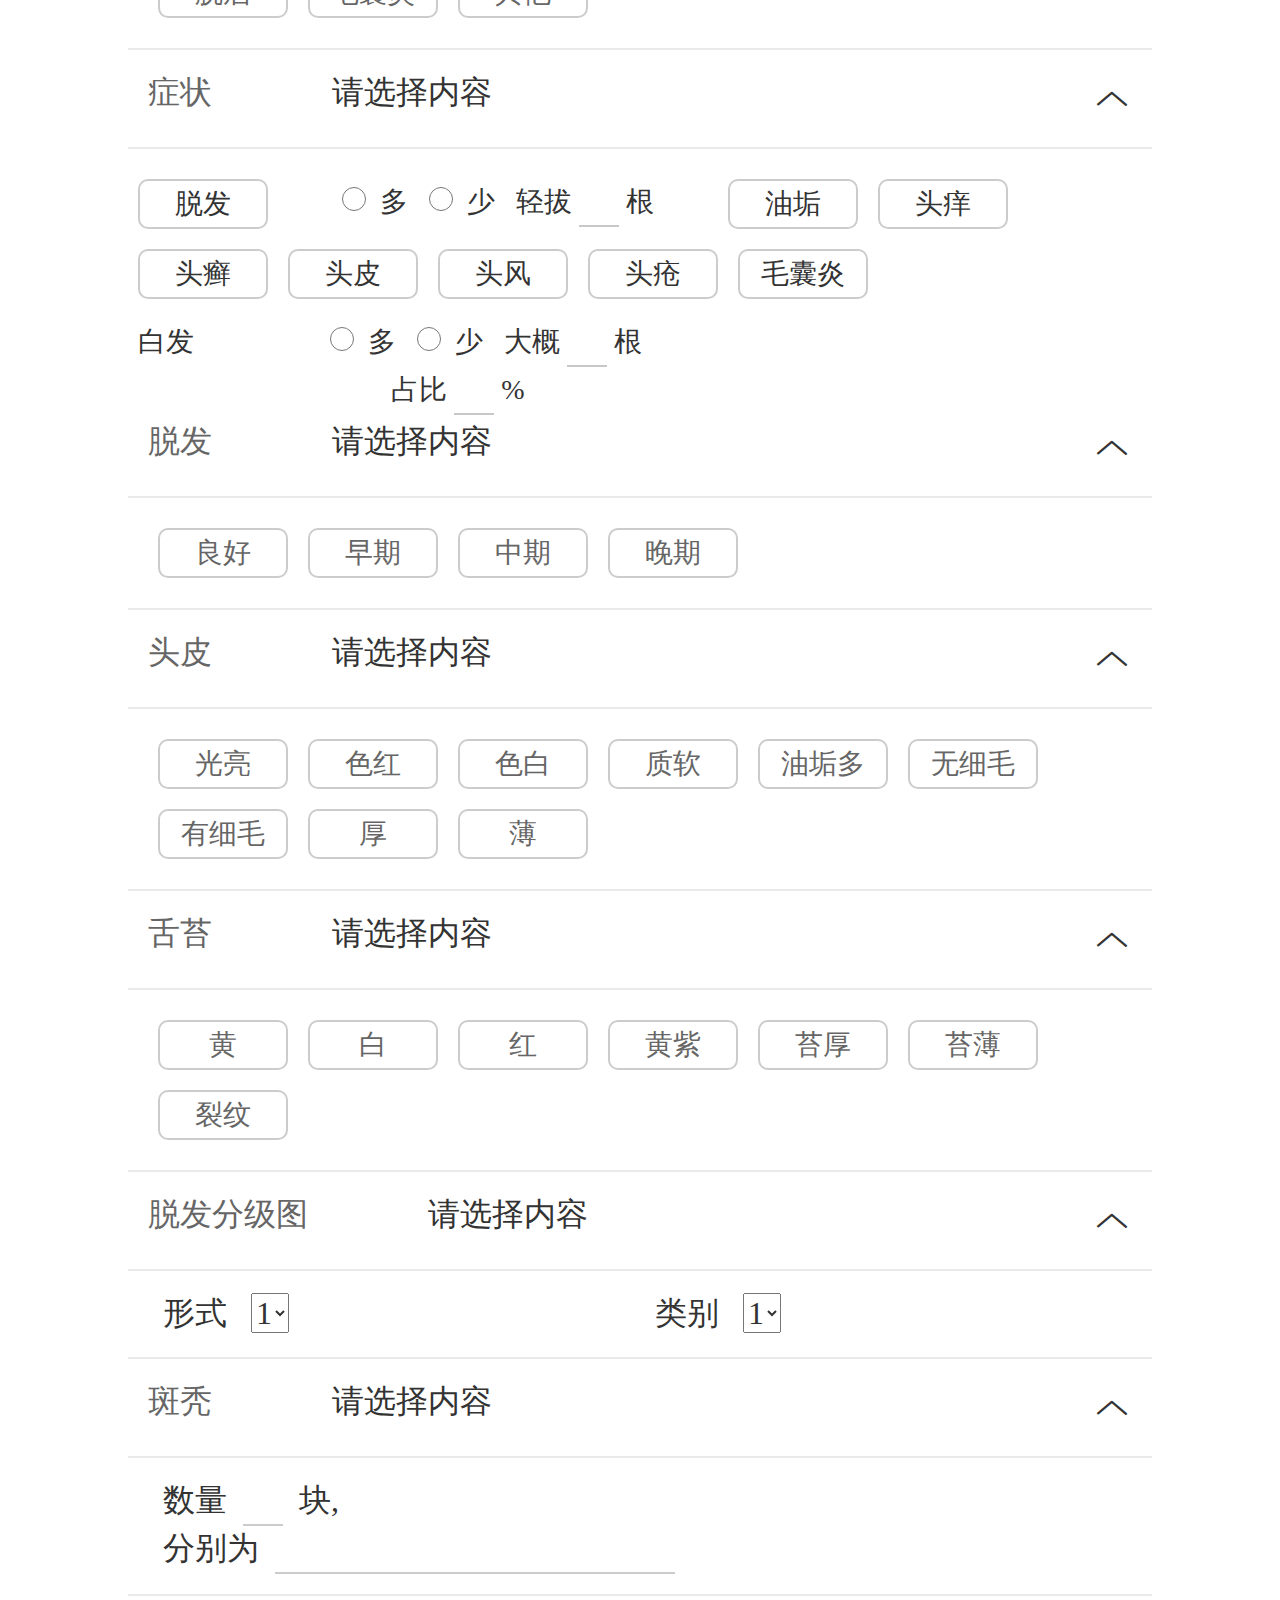
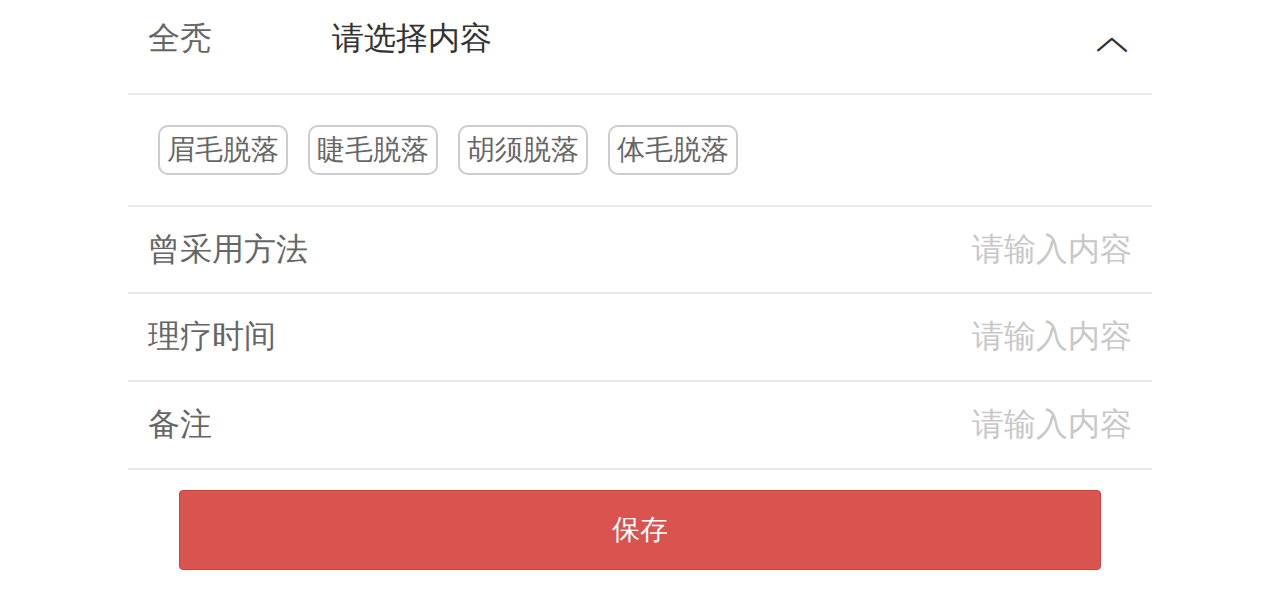
<file: web/wsgkxx.html>
<!DOCTYPE html>
<html lang="en">
<head>
    <meta charset="UTF-8">
    <!-- 窗口自动调整,禁止用户缩放 -->
    <meta name="viewport" content="width=device-width,initial-scale=1.0,maximum-scale=1.0,minimum-scale=1.0,user-scalable=no">
    <!-- 隐藏地址栏,仅针对ios的safari -->
    <meta name="apple-mobile-web-app-capable" content="yes">
    <!-- 仅针对ios的safari顶端状态条的样式 -->
    <meta name="apple-mobile-web-app-status-bar-style" content="black">
    <title>洗发水</title>
    <link rel="stylesheet" href="../css/bootstrap.min.css">
    <link rel="stylesheet" href="../css/iconfont.css">
    <link rel="stylesheet" href="../css/style.css">
    <script src="../js/fontSize.js"></script>
</head>
<body>
<!-- 页面开始 -->
<div class="wrap">
    <!-- 头部 顾客详情 -->
    <div class="gkxq">
        <div class="header navbar-fixed-top">
            <h1 class="text-center"><a href="wsgkxx.html" class="icon iconfont icon-fanhui"></a>完善顾客详情</h1>
            <div class="usermine_pic text-center customerDetail">
                <a href="addfx_zs.html" class="usermine_pict">分析综述</a>
                <img src="../images/index10.png" class="usermine_pib">
                <p>张天明</p>
            </div>
            <div class="cusD_tp">
                <ul class="clearfix">
                    <li>基础信息</li>
                    <li>相关信息</li>
                    <li>理疗记录</li>
                    <li>效果图</li>
                </ul>
            </div>
        </div>
        <!-- 主体内容 -->
        <div class="cusD_bp wsgkxx">
            <!-- 修改基础信息 -->
            <div class="change_jcxx">
                <div class="expense_jl xf_expense1_txt change_jcxx1">
                    <ul>
                        <li class="clearfix">
                            <p class="col-xs-4">性别</p>
                            <p class="col-xs-8">
                                <input type="radio" name="man">&nbsp;&nbsp;男&nbsp;&nbsp;&nbsp;&nbsp;
                                <input type="radio" name="man">&nbsp;&nbsp;女
                            </p>
                        </li>
                        <li class="clearfix">
                            <p class="col-xs-4">电话</p>
                            <p class="col-xs-8"><input type="tel" name="tel" value="18314895520" /></p>
                        </li>
                        <li class="clearfix">
                            <p class="col-xs-4">出生日期</p>
                            <p class="col-xs-8"><input type="text" name="expense_date" placeholder="年/月/日" class="date" readonly data-field="date"></p>
                        </li>
                        <li class="clearfix">
                            <p class="col-xs-4">地址</p>
                            <p class="col-xs-8"><input type="text" name="expense_date" placeholder="省/市/区/县/详细" class="date"></p>
                        </li>
                        <li class="clearfix">
                            <p class="col-xs-4">脱发时间</p>
                            <p class="col-xs-8"><input type="text" name="expense_date" placeholder="年/月" class="date1" readonly data-field="date"></p>
                        </li>
                        <li class="clearfix">
                            <p class="col-xs-4">初诊时间</p>
                            <p class="col-xs-8"><input type="text" name="expense_date" placeholder="年/月/日" class="date2" readonly data-field="date"></p>
                        </li>
                        <li class="clearfix">
                            <p class="pull-left">来源</p>
                            <span class="xf_expense1_txt1">请选择内容</span>
                            <i class="jt icon iconfont icon-xiangyou pull-right"></i>
                        </li>
                        <div class="xf_expense1_txt1_lx">
                            <ul class="clearfix">
                                <li>自然访客</li>
                                <li>网络推广</li>
                                <li>报刊</li>
                                <li>朋友介绍</li>
                                <li>户外广告</li>
                                <li>其他</li>
                            </ul>
                        </div>
                        <li class="clearfix">
                            <p class="pull-left">状态</p>
                            <span class="xf_expense1_txt1">请选择内容</span>
                            <i class="jt icon iconfont icon-xiangyou pull-right"></i>
                        </li>
                        <div class="xf_expense1_txt1_lx">
                            <ul class="clearfix">
                                <li>未成交</li>
                                <li>准顾客</li>
                                <li>调理中</li>
                                <li>调理结束</li>
                                <li>其他</li>
                            </ul>
                        </div>
                        <li class="clearfix">
                            <p class="pull-left">类型</p>
                            <span class="xf_expense1_txt1">请选择内容</span>
                            <i class="jt icon iconfont icon-xiangyou pull-right"></i>
                        </li>
                        <div class="xf_expense1_txt1_lx">
                            <ul class="clearfix">
                                <li>脱发再生</li>
                                <li>白发转黑</li>
                                <li>养发生发</li>
                                <li>斑秃</li>
                                <li>全秃</li>
                                <li>头癣</li>
                                <li>脱眉</li>
                                <li>毛囊炎</li>
                                <li>其他</li>
                            </ul>
                        </div>
                        <li class="clearfix">
                            <p class="pull-left">症状</p>
                            <span class="xf_expense1_txt1">请选择内容</span>
                            <i class="jt icon iconfont icon-xiangyou pull-right"></i>
                        </li>
                        <div class="tf_qb">
                            <ul class="clearfix">
                                <li>脱发</li>
                                <li style="width:2.1rem;border:none;">
                                    <input type="radio" name="many">&nbsp;&nbsp;多&nbsp;&nbsp;
                                    <input type="radio" name="many">&nbsp;&nbsp;少&nbsp;&nbsp;
                                    轻拔&nbsp;<input style="width:0.2rem;" type="text" class="qbjg">&nbsp;根
                                </li>
                                <li>油垢</li>
                                <li>头痒</li>
                                <li>头癣</li>
                                <li>头皮</li>
                                <li>头风</li>
                                <li>头疮</li>
                                <li>毛囊炎</li>
                                <li class="clearfix" style="width:3.2rem;border:none;">
                                    <p class="pull-left">白发</p>
                                    <input type="radio" name="many">&nbsp;&nbsp;多&nbsp;&nbsp;
                                    <input type="radio" name="many">&nbsp;&nbsp;少&nbsp;&nbsp;
                                    大概&nbsp;<input style="width:0.2rem;" type="text" class="qbjg">&nbsp;根<br>
                                    占比&nbsp;<input style="width:0.2rem;" type="text" class="qbjg">&nbsp;%
                                </li>
                            </ul>
                        </div>
                        <li class="clearfix">
                            <p class="pull-left">脱发</p>
                            <span class="xf_expense1_txt1">请选择内容</span>
                            <i class="jt icon iconfont icon-xiangyou pull-right"></i>
                        </li>
                        <div class="xf_expense1_txt1_lx">
                            <ul class="clearfix">
                                <li>良好</li>
                                <li>早期</li>
                                <li>中期</li>
                                <li>晚期</li>
                            </ul>
                        </div>
                        <li class="clearfix">
                            <p class="pull-left">头皮</p>
                            <span class="xf_expense1_txt1">请选择内容</span>
                            <i class="jt icon iconfont icon-xiangyou pull-right"></i>
                        </li>
                        <div class="xf_expense1_txt1_lx">
                            <ul class="clearfix">
                                <li>光亮</li>
                                <li>色红</li>
                                <li>色白</li>
                                <li>质软</li>
                                <li>油垢多</li>
                                <li>无细毛</li>
                                <li>有细毛</li>
                                <li>厚</li>
                                <li>薄</li>
                            </ul>
                        </div>
                        <li class="clearfix">
                            <p class="pull-left">舌苔</p>
                            <span class="xf_expense1_txt1">请选择内容</span>
                            <i class="jt icon iconfont icon-xiangyou pull-right"></i>
                        </li>
                        <div class="xf_expense1_txt1_lx">
                            <ul class="clearfix">
                                <li>黄</li>
                                <li>白</li>
                                <li>红</li>
                                <li>黄紫</li>
                                <li>苔厚</li>
                                <li>苔薄</li>
                                <li>裂纹</li>
                            </ul>
                        </div>
                        <li class="clearfix">
                            <p class="pull-left">脱发分级图</p>
                            <span class="xf_expense1_txt1">请选择内容</span>
                            <i class="jt icon iconfont icon-xiangyou pull-right"></i>
                        </li>
                        <div class="xf_expense1_txt1_lx clearfix">
                            <p class="col-xs-6">
                                形式&nbsp;&nbsp;
                                <select name="select">
                                    <option value="1">1</option>
                                    <option value="2">2</option>
                                    <option value="3">3</option>
                                </select>
                            </p>
                            <p class="col-xs-6">
                                类别&nbsp;&nbsp;
                                <select name="select">
                                    <option value="1">1</option>
                                    <option value="2">2</option>
                                    <option value="3">3</option>
                                </select>
                            </p>
                        </div>
                        <li class="clearfix">
                            <p class="pull-left">斑秃</p>
                            <span class="xf_expense1_txt1">请选择内容</span>
                            <i class="jt icon iconfont icon-xiangyou pull-right"></i>
                        </li>
                        <div class="xf_expense1_txt1_lx clearfix">
                            <p class="col-xs-12">
                                数量&nbsp;&nbsp;<input style="width:0.2rem;border-bottom:0.01rem solid #ccc;" type="text" name="text" />&nbsp;&nbsp;块,<br>
                                分别为&nbsp;&nbsp;<input style="border-bottom:0.01rem solid #ccc;" type="text" name="text" />
                            </p>
                        </div>
                        <li class="clearfix">
                            <p class="pull-left">全秃</p>
                            <span class="xf_expense1_txt1">请选择内容</span>
                            <i class="jt icon iconfont icon-xiangyou pull-right"></i>
                        </li>
                        <div class="xf_expense1_txt1_lx">
                            <ul class="clearfix">
                                <li>眉毛脱落</li>
                                <li>睫毛脱落</li>
                                <li>胡须脱落</li>
                                <li>体毛脱落</li>
                            </ul>
                        </div>
                        <li class="clearfix">
                            <p class="pull-left">曾采用方法</p>
                            <input type="text" name="expense_xf" class="pull-right text-right" placeholder="请输入内容" />
                        </li>
                        <li class="clearfix">
                            <p class="pull-left">理疗时间</p>
                            <input type="text" name="expense_xf" class="pull-right text-right" placeholder="请输入内容" />
                        </li>
                        <li class="clearfix">
                            <p class="pull-left">备注</p>
                            <input type="text" name="expense_xf" class="pull-right text-right" placeholder="请输入内容" />
                        </li>
                        <input type="button" class="btn btn-danger expense_bc" value="保存" />
                    </ul>
                </div>
            </div>
            <!-- 修改相关信息 -->
            <div class="fx_zsB dis">
                <!-- 主体内容 -->
                <div class="fx_zs">
                    <div class="usermine userInfo fx_zs_change">
                        <ul>
                            <li class="clearfix">条件<textarea name="textarea"></textarea></li>
                            <li class="clearfix">病史简述<textarea name="textarea"></textarea></li>
                            <li class="clearfix">既往过敏史<textarea name="textarea"></textarea></li>
                            <li class="clearfix">诊断结果<textarea name="textarea"></textarea></li>
                            <li class="clearfix">亲友情况<textarea name="textarea"></textarea></li>
                            <li class="clearfix">待问问题<textarea name="textarea"></textarea></li>
                        </ul>
                        <input type="button" class="btn btn-danger expense_bc" value="保存" />
                    </div>
                </div>
            </div>
            <!-- 添加理疗记录 -->
            <div class="add_lljl dis">
                <div class="expense_jl xf_expense1_txt change_jcxx1">
                    <ul>
                        <li class="clearfix">
                            <p class="col-xs-3">选择时间</p>
                            <p class="col-xs-9"><input type="text" name="text" class="date3 col-xs-5 bor" readonly data-field="date" /><span class="pull-left">&nbsp;&nbsp;至&nbsp;&nbsp;</span><input type="text" name="text" class="date4 col-xs-5 bor" readonly data-field="date" /></p>
                        </li>
                        <li class="clearfix">
                            <p class="col-xs-3">食疗方案</p>
                            <textarea name="textarea"></textarea>
                        </li>
                        <li class="clearfix">
                            <p class="pull-left">理疗方案</p>
                            <span class="xf_expense1_txt1">请选择内容</span>
                            <i class="jt icon iconfont icon-xiangyou pull-right"></i>
                        </li>
                        <div class="xf_expense1_txt1_lx">
                            <ul class="clearfix">
                                <li>泡头</li>
                                <li>熏蒸</li>
                                <li>刮痧</li>
                                <li>按摩</li>
                                <li>皮肤针</li>
                                <li>拔罐</li>
                                <li>拔空罐</li>
                                <li>火针</li>
                            </ul>
                        </div>
                        <li class="clearfix">
                            <p class="col-xs-3">注意事项</p>
                            <textarea name="textarea"></textarea>
                        </li>
                    </ul>
                    <input type="button" class="btn btn-danger expense_bc" value="保存" />
                </div>
            </div>
            <!-- 添加效果图 -->
            <div class="add_xgt dis">
                <div class="add_xgt_box usermine">
                    <div class="axb_t">
                        <ul class="clearfix">
                            <li class="col-xs-3">请选择</li>
                            <li class="col-xs-9">
                                <label class="llq_xg"><input type="radio" name="radio"><span>&nbsp;理疗前效果图</span></label>
                                <label class="llq_xg"><input type="radio" name="radio"><span>&nbsp;理疗效果图</span></label>
                            </li>
                        </ul>
                    </div>
                    <div class="axb_b">
                        <div class="axb_b1">
                            <p>
                                <i class="icon iconfont icon-tianjia"></i>
                                <span>（最佳尺寸为320*320）</span>
                            </p>
                            <ul class="clearfix">
                                <li><img src="../images/index8.png" /></li>
                                <li><img src="../images/index8.png" /></li>
                                <li><img src="../images/index8.png" /></li>
                            </ul>
                        </div>
                        <div class="axb_b2 dis">
                            <p>
                                <i class="icon iconfont icon-tianjia"></i>
                                <span>（最佳尺寸为320*320）</span>
                            </p>
                            <ul class="clearfix">
                                <li><img src="../images/index8.png" /></li>
                                <li><img src="../images/index8.png" /></li>
                            </ul>
                        </div>
                    </div>
                    <input type="button" class="btn btn-danger expense_bc" value="保存" />
                </div>
            </div>
        </div>
    </div>
    <!-- 修改理疗记录 -->
    <div class="xg_lljl dis">
        <div class="header navbar-fixed-top">
            <h1 class="text-center"><a href="javascript:void(0)" class="icon iconfont icon-fanhui"></a>修改理疗记录</h1>
        </div>
        <div class="expense_jl xf_expense1_txt change_jcxx1">
            <ul>
                <li class="clearfix">
                    <p class="col-xs-3">选择时间</p>
                    <p class="col-xs-9"><input type="text" name="text" class="date3 col-xs-5 bor" readonly data-field="date" /><span class="pull-left">&nbsp;&nbsp;至&nbsp;&nbsp;</span><input type="text" name="text" class="date4 col-xs-5 bor" readonly data-field="date" /></p>
                </li>
                <li class="clearfix">
                    <p class="col-xs-3">食疗方案</p>
                    <textarea name="textarea"></textarea>
                </li>
                <li class="clearfix">
                    <p class="pull-left">理疗方案</p>
                    <span class="xf_expense1_txt1">请选择内容</span>
                    <i class="jt icon iconfont icon-xiangyou pull-right"></i>
                </li>
                <div class="xf_expense1_txt1_lx">
                    <ul class="clearfix">
                        <li>泡头</li>
                        <li>熏蒸</li>
                        <li>刮痧</li>
                        <li>按摩</li>
                        <li>皮肤针</li>
                        <li>拔罐</li>
                        <li>拔空罐</li>
                        <li>火针</li>
                    </ul>
                </div>
                <li class="clearfix">
                    <p class="col-xs-3">注意事项</p>
                    <textarea name="textarea"></textarea>
                </li>
            </ul>
            <input type="button" class="btn btn-danger expense_bc" value="保存" />
        </div>
    </div>
    <!-- 修改效果图 -->
    <div class="dis add_xgt1">
        <div class="header navbar-fixed-top">
            <h1 class="text-center"><a href="javascript:void(0)" class="icon iconfont icon-fanhui"></a>修改效果图</h1>
        </div>
        <div class="add_xgt_box usermine">
            <div class="axb_t">
                <ul class="clearfix">
                    <li class="col-xs-3">请选择</li>
                    <li class="col-xs-9">
                        <label class="llq_xg"><input type="radio" name="radio"><span>&nbsp;理疗前效果图</span></label>
                        <label class="llq_xg"><input type="radio" name="radio"><span>&nbsp;理疗效果图</span></label>
                    </li>
                </ul>
            </div>
            <div class="axb_b">
                <div class="axb_b1">
                    <p>
                        <i class="icon iconfont icon-tianjia"></i>
                        <span>（最佳尺寸为320*320）</span>
                    </p>
                    <ul class="clearfix">
                        <li><img src="../images/index8.png" /></li>
                        <li><img src="../images/index8.png" /></li>
                        <li><img src="../images/index8.png" /></li>
                    </ul>
                </div>
                <div class="axb_b2 dis">
                    <p>
                        <i class="icon iconfont icon-tianjia"></i>
                        <span>（最佳尺寸为320*320）</span>
                    </p>
                    <ul class="clearfix">
                        <li><img src="../images/index8.png" /></li>
                        <li><img src="../images/index8.png" /></li>
                    </ul>
                </div>
            </div>
            <input type="button" class="btn btn-danger expense_bc" value="保存" />
        </div>
    </div>
    <!-- 查看大图 -->
    <div class="ck_bigImg dis">
        <div class="header navbar-fixed-top">
            <h1 class="text-center"><a href="javascript:void(0)" class="icon iconfont icon-fanhui"></a>查看大图</h1>
        </div>
        <div class="usermine ck_bigImg_box"></div>
        <input type="button" class="btn btn-danger expense_bc" value="修改" />
        <input type="button" class="btn btn-warning expense_bc" value="删除" />
    </div>
</div>
<script src="../js/jquery-3.2.1.min.js"></script>
<script src="../js/bootstrap.min.js"></script>
<script src="../js/style.js"></script>
<script src="../js/datePicker.js"></script>
<script>
    var calendar = new datePicker();
    var calendar1 = new datePicker();
    var calendar2 = new datePicker();
    var calendar3 = new datePicker();
    var calendar4 = new datePicker();

    dd(calendar,'.date');
    dd(calendar2,'.date2');
    dd(calendar3,'.date3');
    dd(calendar4,'.date4');

    function dd(obj,obj1){
        obj.init({
            'trigger' : obj1, /*按钮选择器，用于触发弹出日期*/
            'type' : 'date',/*模式：date日期；datetime日期时间；time时间；ym年月；*/
            'minDate' : '1900-1-1',/*最小日期*/
            'maxDate' : '2222-02-22',/*最大日期*/
            'onSubmit' :function(){/*确认时触发事件*/
                var theSelectData = obj.value;
            },
            'onclose' : function(){/*取消时触发事件*/}
        });
    }

    dd1(calendar1,'.date1');
    function dd1(obj,obj1){
        obj.init({
            'trigger' : obj1, /*按钮选择器，用于触发弹出日期*/
            'type' : 'ym',/*模式：date日期；datetime日期时间；time时间；ym年月；*/
            'minDate' : '1900-1-1',/*最小日期*/
            'maxDate' : '2222-02-22',/*最大日期*/
            'onSubmit' :function(){/*确认时触发事件*/
                var theSelectData = obj.value;
            },
            'onclose' : function(){/*取消时触发事件*/}
        });
    }
</script>
</body>
</html>
</file>
<file: css/iconfont.css>
@font-face {font-family: "iconfont";
  src: url('../fonts/iconfont.eot?t=1494220443971'); /* IE9*/
  src: url('../fonts/iconfont.eot?t=1494220443971#iefix') format('embedded-opentype'), /* IE6-IE8 */
  url('../fonts/iconfont.woff?t=1494220443971') format('woff'), /* chrome, firefox */
  url('../fonts/iconfont.ttf?t=1494220443971') format('truetype'), /* chrome, firefox, opera, Safari, Android, iOS 4.2+*/
  url('../fonts/iconfont.svg?t=1494220443971#iconfont') format('svg'); /* iOS 4.1- */
}

.iconfont {
  font-family:"iconfont" !important;
  font-size:0.20rem;
  font-style:normal;
  -webkit-font-smoothing: antialiased;
  -moz-osx-font-smoothing: grayscale;
}

.icon-xiangyou:before { content: "\e64d"; }

.icon-tianjia:before { content: "\e622"; }

.icon-fenxiang1:before { content: "\e601"; }

.icon-jiankangkepuzhishi:before { content: "\e62d"; }

.icon-bianji:before { content: "\e61c"; }

.icon-gengduo:before { content: "\e612"; }

.icon-erweima:before { content: "\e658"; }

.icon-fenxiang:before { content: "\e615"; }

.icon-shouye:before { content: "\e62f"; }

.icon-icon12:before { content: "\e60d"; }

.icon-vs:before { content: "\e605"; }

.icon-hyjilu:before { content: "\e616"; }

.icon-o11-copy:before { content: "\e604"; }

.icon-tixing01fuben7:before { content: "\e614"; }

.icon-xiala-copy:before { content: "\e602"; }

.icon-fanhui:before { content: "\e69f"; }

.icon-rili:before { content: "\e62e"; }

.icon-mima:before { content: "\e690"; }

.icon-fuliline:before { content: "\e6fd"; }

.icon-icons64x6421:before { content: "\e64c"; }

.icon-dianhua:before { content: "\e606"; }

.icon-jinqian:before { content: "\e63b"; }

.icon-jifen:before { content: "\e63d"; }

.icon-gerenzhongxin:before { content: "\e630"; }

.icon-4:before { content: "\e617"; }

.icon-key:before { content: "\e63e"; }

.icon-zhanghao:before { content: "\e621"; }

.icon-guwenxuanzhong:before { content: "\e65b"; }

.icon-xiugai:before { content: "\e66e"; }

.icon-queren:before { content: "\e626"; }

.icon-gukeguanli:before { content: "\e657"; }

.icon-saomiao:before { content: "\e6b6"; }

.icon-laba:before { content: "\e613"; }

.icon-sou:before { content: "\e600"; }

.icon-jishi-:before { content: "\e624"; }
</file>
<file: css/style.css>
/** 清除样式 **/
html,body,div,span,hr,h1,h2,h3,h4,h5,h6,p,pre,a,em,img,small,strong,sub,sup,b,dl,dt,dd,ol,ul,li,form,label,table,caption,tbody,tfoot,thead,tr,th,td,form,input,textarea{margin:0;padding:0;border:none;}
*{-webkit-touch-callout:none;/** 禁止ios&android长按时下载图片 **/}
/** 定义字体 **/
body{
    font-family:'Microsoft YaHei','微软雅黑';
}
img{
    margin:0 auto;
    vertical-align:top;
}
input,ul li,label,textarea{list-style:none;outline:none;font-weight:normal;resize:none;}
.bor{border:0.01rem solid #ccc;box-sizing:border-box;padding:0.02rem 0;font-size:0.12rem;}
input[type=radio]{width:0.12rem;height:0.12rem;}
a{color:#000;}
/** wrap **/
.wrap,.header,.footer{
    max-width:1024px;
    min-width:320px;
    margin:0 auto;
}
.wrap{
    position:relative;
    overflow:hidden;
}
/** login **/
.login{
    font-size:0.16rem;
    padding:0.6rem 0.15rem 0;
    position:relative;
}
input::-webkit-input-placeholder,.login_form ul li i{
    color:#C8C8C8;
}
.login>img{
    width:1.7rem;
    display:block;
}
.login_form{
    width:2.5rem;
    margin:0.4rem auto;
}
.login_form ul li,.gkbd p{
     margin:0.2rem 0;
 }
.login_form ul li,.qbjg{
    border-bottom:0.01rem solid #C8C8C8;
}
.login_form ul li:last-child,.userInfo .llEffect_txt ul li{
    border:none;
}
.login_tj{
    width:100%;
    height:0.4rem;
    font-size:0.14rem;
    color:#fff;
    background:#962B30;
    -webkit-border-radius:0.1rem;
    border-radius:0.1rem;
}
.login>a{
    font-size:0.14rem;
    text-align:center;
    text-decoration:none;
    color:#C8C8C8;
    margin-top:1.4rem;
    display:block;
}
/** 忘记密码 **/
.header h1{
    font-size:0.18rem;
    color:#fff;
    background:#5E5E5E;
    padding:0.12rem 0;
    position:relative;
}
.header h1 a{
    color:#fff;
    padding:0 0.05rem;
    border-right:0.01rem solid #515151;
    text-decoration:none;
    position:absolute;
    left:0;
    top:0.1rem;
}
.forgetM_ys{
    text-align:center;
    background:#962B30;
    margin:0.43rem 0 0 0;
    padding:0.25rem 0;
}
.forgetM_ys i{
    font-size:0.6rem;
    color:#fff;
}
.forget_txt{
    padding:0.2rem;
    position:relative;
}
.forget_txt span{
    border-width:0.1rem;
    border-style:solid;
    border-color:transparent transparent #fff transparent;
    position:absolute;
    left:50%;
    top:-0.19rem;
    margin-left:-0.2rem;
}
.forget_txt h1{
    font-size:0.18rem;
    font-weight:bold;
}
.forget_txt p{
    font-size:0.14rem;
    line-height:0.25rem;
    margin-top:0.2rem;
}
/* 首页 */
.header{
    background:#fff;
}
.head_form{
    width:80%;
    margin:0.1rem auto;
}
.head_search,.head_search1,.head_change_lx1 ul li{
    height:0.35rem;
}
.head_search{
    width:80%;
    font-size:0.14rem;
    border:0.01rem solid #eaeaea;
    border-top-left-radius:0.1rem;
    border-bottom-left-radius:0.1rem;
    -webkit-border-top-left-radius:0.1rem;
    -webkit-border-bottom-left-radius:0.1rem;
}
.head_search1{
    width:20%;
    line-height:0.35rem;
    background:#962B30;
    color:#fff;
    border-top-right-radius:0.1rem;
    border-bottom-right-radius:0.1rem;
    -webkit-border-top-right-radius:0.1rem;
    -webkit-border-bottom-right-radius:0.1rem;
}
.head_change{
    background:#F9F9F9;
    position:relative;
}
.head_change>ul{
    padding:0.035rem 0;
}
.head_change>ul li{
    font-size:0.16rem;
    padding:0;
}
.head_change>ul li{
    border-right:0.01rem solid #E1E1E1;
}
.head_change>ul li:last-child{
    border-right:none;
}
.head_change>ul li i{
    color:#DBDBDB;
    position:relative;
    left:0.02rem;
    top:0.02rem;
}
.head_change_all{
    width:100%;
    height:6rem;
    position:absolute;
    left:0;
    top:0.35rem;
    background:rgba(0,0,0,0.5);
    padding:0.15rem 0.1rem 0;
}
.head_change_lx1 ul{
    width:3rem;
    background:#fff;
    padding:0.1rem;
    position:relative;
    margin:0 auto;
}
.head_change_lx1 ul li{
    width:0.83rem;
    line-height:0.33rem;
    font-size:0.14rem;
    text-align:center;
    border:0.01rem solid #ccc;
    border-radius:0.05rem;
    -webkit-border-radius:0.05rem;
    float:left;
    margin:0.1rem 0.05rem;
}
.head_change_lx1 ul>p{
    border-width:0.1rem;
    border-style:solid;
    border-color:transparent transparent #fff transparent;
    position:absolute;
    top:-0.2rem;
}
.head_change_lx1:first-child ul>p{
    left:0.3rem;
}
.head_change_lx1:nth-child(2) ul>p{
    left:50%;
    margin-left:-0.1rem;
}
.head_change_lx1:nth-child(3) ul>p{
    right:0.3rem;
}
.dis{display:none;}
/* 积分 */
.jifen_li{
    width:22%;
}
.jifen_li1{
    width:34%
}
.jf_show ul li,.jf_box1 ul li{
    font-size:0.14rem;
    padding:0.1rem 0;
    border-bottom:0.01rem solid #eaeaea;
}
.jf_box1 ul li{
    padding:0.1rem;
}
.jf_box1 ul{
    margin-top:0.43rem;
}
.jf_pm span{
    width:0.35rem;
    color:#fff;
    -webkit-border-radius:0.4rem;
    border-radius:0.4rem;
    display:block;
    margin:0 auto;
}
.jj_jf{
    width:100%;
    max-width:1024px;
    padding:0.2rem 0.1rem;
    background:rgba(0,0,0,.5);
    position:fixed;
    bottom:-1rem;
    opacity:0;
    margin:0 auto;
}
.bg_r{background:#ED4300;}
.bg_r1{background:#FF7316;}
.bg_r2{background:#FF9C00;}
.bg_r3{background:#BCBCBC;}
.bg_r4{color:#D39807;}
/* contain */
.contain{
    margin:1.33rem auto 0.5rem;
}
.index{
    margin-top:0.6rem;
}
.sy_con li{
    font-size:0.14rem;
    padding:0.2rem 0.1rem;
    border-bottom:0.01rem solid #eaeaea;
}
.sy_con1 li{
    padding:0 0.1rem;
}
.con_img{
    width:0.9rem;
}
.con_txt{
    width:2.1rem;
}
.con_img img{
    width:0.55rem;
    margin-top:0.1rem;
}
.con_txt>p{
    margin:0.03rem 0 0.08rem;
}
.con_txt span{
    padding:0.02rem 0.06rem;
    -webkit-border-radius:0.05rem;
    border-radius:0.05rem;
}
.con_lx{
    border:0.01rem solid #962B30;
    color:#962B30;
}
.con_zt{
    border:0.01rem solid #002A58;
    color:#002A58;
}
/* 消费 */
.con_expense{
    margin-top:1rem;
}
.con_expense .con_img{
    margin-top:0.25rem;
}
.con_expense .con_txt>p{
    line-height:0.3rem;
}
.con_expense .con_txt>p:nth-child(2){
    margin:0;
}
.text_ye{color:#D39807;}
/** 消费记录 **/
.expense_jl,.usermine{
    margin:0.43rem 0 0.7rem;
}
.xf_record_null,.xf_recordbox {
    font-size: 0.15rem;
    line-height: 0.3rem;
}
.xf_record_null{
    padding:0.8rem;
    text-align:center;
}
.xf_record_null img{
    width:0.7rem;
}
.xf_record_xj,.xf_record_date>p{
    padding:0 0.2rem;
}
.xf_record_date>p{
    height:0.41rem;
    line-height:0.41rem;
    background:#f1f1f1;
}
.xf_record_date>p,.xf_record_xjbd{
    color:#999;
}
.xf_record_r{
    width:0.1rem;
    height:0.1rem;
    background:#962B30;
    -webkit-border-radius:50%;
    border-radius:50%;
    margin:0.1rem 0.1rem 0 0;
    display:block;
    float:left;
}
.xf_record_s{
    width:0.01rem;
    height:0.5rem;
    background:#962B30;
    margin:0 0.12rem 0 0.05rem;
    display:block;
    float:left;
}
.ml{margin-left:0.2rem;}
.expense_jia{
    width:0.44rem;
    height:0.44rem;
    text-align:center;
    line-height:0.44rem;
    color:#fff;
    background:rgba(0,0,0,0.5);
    -webkit-border-radius:50%;
    border-radius:50%;
    position:fixed;
    bottom:0.2rem;
    right:0.1rem;
}
/* 添加消费记录 */
.xf_expense1_txt{
    font-size:0.16rem;
}
.xf_expense1_txt1{
    margin-left:0.6rem;
}
.xf_expense1_txt>ul>li,.xf_expense1_txt1_lx{
    padding:0.1rem;
    border-bottom:0.01rem solid #eaeaea;
}
.xf_expense1_txt>ul>li p,.xf_expense1_txt1_lx ul li{
    color:#666;
}
.xf_expense1_txt ul li:nth-child(2) span{
    margin-left:0.4rem;
}
.xf_expense1_txt1_lx ul li,.tf_qb ul li{
    width:0.65rem;
    height:0.25rem;
    font-size:0.14rem;
    text-align:center;
    line-height:0.23rem;
    border:0.01rem solid #ccc;
    -webkit-border-radius:0.05rem;
    border-radius:0.05rem;
    margin:0.05rem;
    float:left;
}
.tf_qb{padding:0.1rem 0;}
.jt{
    -webkit-transform:rotate(-90deg);
    transform:rotate(-90deg);
}
.expense_bc,.jj_jf input,.jf_box1 input[type=button]{
    width:90%;
    height:0.4rem;
    font-size:0.14rem;
    color:#fff;
    display:block;
    margin:0.1rem auto;
}
/** 用户 **/
.usermine_pic{
    background:#962B30;
    padding:0.21rem 0;
    position:relative;
}
.usermine_pic p{
    color:#fff;
    margin-top:0.04rem;
    font-size:0.14rem;
}
.usermine_pict{
    width:0.22rem;
    font-size:0.14rem;
    position:absolute;
    right:0.1rem;
    top:0.05rem;
    color:#fff;
}
.usermine_pib,.userInfo_head{
    width:0.6rem;
}
.usermine_nr .sprite_bg{
    width:0.28rem;
    height:0.28rem;
    margin:0.04rem 0 0 0.08rem;
    text-align:center;
    line-height:0.30rem;
    -webkit-border-radius:50%;
    border-radius:50%;
    color:#fff;
}
.usermine_nr ul li a{
    color:#000;
}
.fdjs_txt img{
    margin:0;
}
.s_bg{background:#00BC7E;}
.s_bg1{background:#7cfc00;}
.s_bg2{background:#FF9933;}
.usermine_nr .sprite_bg,.usermine_nr ul li span{
    display:block;
    float:left;
}
.usermine_nr ul li span{
    line-height:0.35rem;
    margin-left:0.05rem;
}
.usermine_nr ul li,.myshare .inteDatail_bottom ul li,.userInfo ul li,.con_box1_txt>p{
    font-size:0.14rem;
    padding:0.05rem;
    border-bottom:0.01rem solid #f2f2f2;
}
.usermine_nr ul li a{
    display:block;
}
/** 个人信息 **/
.userInfo ul li,.axb_b,.axb_t{
    padding:0.15rem 0.05rem;
}
.userInfo ul li:first-child{
    line-height:0.6rem;
}
.man{
    width:0.25rem;
    background:#dbdbdb;
    -webkit-border-radius:0.125rem;
    border-radius:0.125rem;
}
.usersex span span{
    margin:0.02rem 0.05rem 0;
    display:inline-block;
}
.userS{
    background:#DF887C;
}
.userbc{
    width:80%;
    height:0.35rem;
    font-size:0.14rem;
    margin:0.2rem auto;
    display:block;
    border-radius:0.2rem;
}
/* 修改密码 */
.changeMm ul li:first-child,.cusD_bp .userInfo ul li:first-child,.fx_zs .userInfo ul li:first-child{
    line-height:0.2rem;
}
/* 顾客详情 */
.customerDetail .usermine_pict{
    width:0.66rem;
    height:0.2rem;
    line-height:0.2rem;
    background:#fff;
    color:#962B30;
    -webkit-border-radius:0.1rem;
    border-radius:0.1rem;
}
.cusD_tp{
    background:#F9F9F9;
    padding:0.1rem 0;
}
.cusD_bp .usermine{
    margin:2.08rem 0 0.1rem;
}
.cusD_tp ul li{
    width:25%;
    text-align:center;
    font-size:0.16rem;
    float:left;
    border-right:0.01rem solid #E8E8E8;
}
.cusD_tp ul li:last-child,.con_box1_txt .bgf1,.jf_show ul li:last-child{
    border:none;
}
.cusD_bp .userInfo ul li p:first-child{
    width:33%;
}
.cusD_bp .userInfo ul li p:last-child{
    width:65%;
}
.cusD_bp .userInfo ul:first-child li:nth-child(8){
    border-bottom-width:0.1rem;
}
.con_box1_txt p{
    line-height: 0.3rem;
}
.con_box1_txt p input{
    margin:0.1rem;
}
.con_box1_txt{
    padding:0.1rem 0;
}
.con_box1_txt:nth-child(odd) p:last-child{
    border-bottom-width:0.1rem;
}
.con_box1_txt .bgf1{
    padding:0 0.1rem;
}
.con_box1_txt .bgf1 span{
    background:#F9F9F9;
    display:block;
}
.llEffect_txt p{
    font-size:0.14rem;
    line-height:0.24rem;
    margin:0.05rem 0;
    border:none;
}
.llEffect_txt ul:last-child{
    padding-bottom:0.2rem;
}
.llEffect_txt ul li{
    width:25%;
    float:left;
    text-align:center;
}
.llEffect_txt ul li img{
    width:0.63rem;
}
.llEffect_txt .icon-xiugai{
    margin-top:0.03rem;
    color:#999;
}
.fx_zs .userInfo ul li span{
    color:#999;
}
.fx_zs_change textarea,.add_lljl textarea{
    height:0.8rem;
    display:inline-block;
    border:0.01rem solid #ccc;
    float:right;
}
.add_lljl textarea{
    width:2.25rem;
}
.fx_zs_change textarea{
    width:2.12rem;
    margin-right:0.2rem;
}
/* 修改效果图 */
.add_xgt_box ul li{
    font-size:0.16rem;
}
/* 修改基础信息 */
.change_jcxx1 ul li p,.axb_t ul li{
    padding:0;
}
.axb_t{
    border-bottom:0.01rem solid #eaeaea;
}
.axb_b p span{
    position:relative;
    left:0;
    top:0.22rem;
}
.axb_b p i{
    width:0.8rem;
    height:0.8rem;
    font-size:0.3rem;
    text-align:center;
    line-height:0.8rem;
    color:#ccc;
    border:0.01rem solid #ccc;
    display:inline-block;
}
.axb_b ul li{
    width:25%;
    text-align:center;
    float:left;
    margin:0.1rem 0.2rem 0.1rem 0;
}
.axb_b ul li img{
    width:0.79rem;
}
.add_xgt_box>input{
    position:fixed;
    left:50%;
    bottom:0;
    margin-left:-1.4rem;
}
.ck_bigImg{
    background:#5E5E5E;
}
.ck_bigImg_box img{
    width:3rem;
    display:block;
    margin:0.1rem auto;
    padding-top:0.5rem;
}
.datalist{
    padding:0 0.2rem;
}
.datalist ul li{
    font-size:0.14rem;
    border-bottom:0.01rem solid #eaeaea;
    color:#999;
    margin:0.1rem 0;
}
.cl_llju{
    width:1.9rem;
    height:0.35rem;
    font-size:0.14rem;
    border:0.01rem solid #8b0000;
    text-align:center;
    line-height:0.35rem;
    background:#fff;
    -webkit-border-radius:0.1rem;
    border-radius:0.1rem;
    margin:0.1rem auto;
    display:block;
}
/* 删除提示 */
.sc_ts{
    width:100%;
    height:100%;
    position:fixed;
    left:0;
    top:0;
    background:rgba(0,0,0,.5);
}
.sc_ts_box{
    width:2.6rem;
    height:1.3rem;
    font-size:0.14rem;
    background:#fff;
    padding:0.2rem 0.15rem 0.1rem;
    margin:2.5rem auto 0;
}
.sc_ts_box input{
    width:1.05rem;
    height:0.3rem;
    line-height:0;
    margin-top:0.2rem;
}
/* 顾客绑定 */
.gkbd{
    font-size:0.14rem;
    margin-top:0.43rem;
    padding:0.5rem 0.1rem;
}
.gkbd img{
    width:1.05rem;
    height:1.05rem;
}
.gkbd input{
    width:2.65rem;
    height:0.4rem;
    font-size:0.14rem;
}
/* 完善顾客信息 */
.wsgkxx{
    margin:2.1rem 0 0.1rem;
}
.wsgkxx .expense_jl{
    margin-bottom:0;
}
.uinfo_text{
    width:100%;
    height:0.6rem;
}
/** 查看大图 **/
.effBig{
    background:#5E5E5E;
}
.ckdt{
    width:3rem;
    height:3.6rem;
    margin:0.42rem auto 0;
    padding-top:0.2rem;
    overflow:hidden;
}
.ckdt ul li{
    width:3rem;
    float:left;
}
.ckdt ul li img{
    width:3rem;
}
.effraio a{

    margin:0.1rem
}
/** footer **/
.footer{
    background:#FCFCFC;
    border-top:0.01rem solid #f1f1f1;
}
.footer ul li{
    padding:0;
}
.footer ul li a{
    font-size:0.14rem;
    color:#B1B1B1;
    display:block;
    text-decoration:none;
}
</file>
